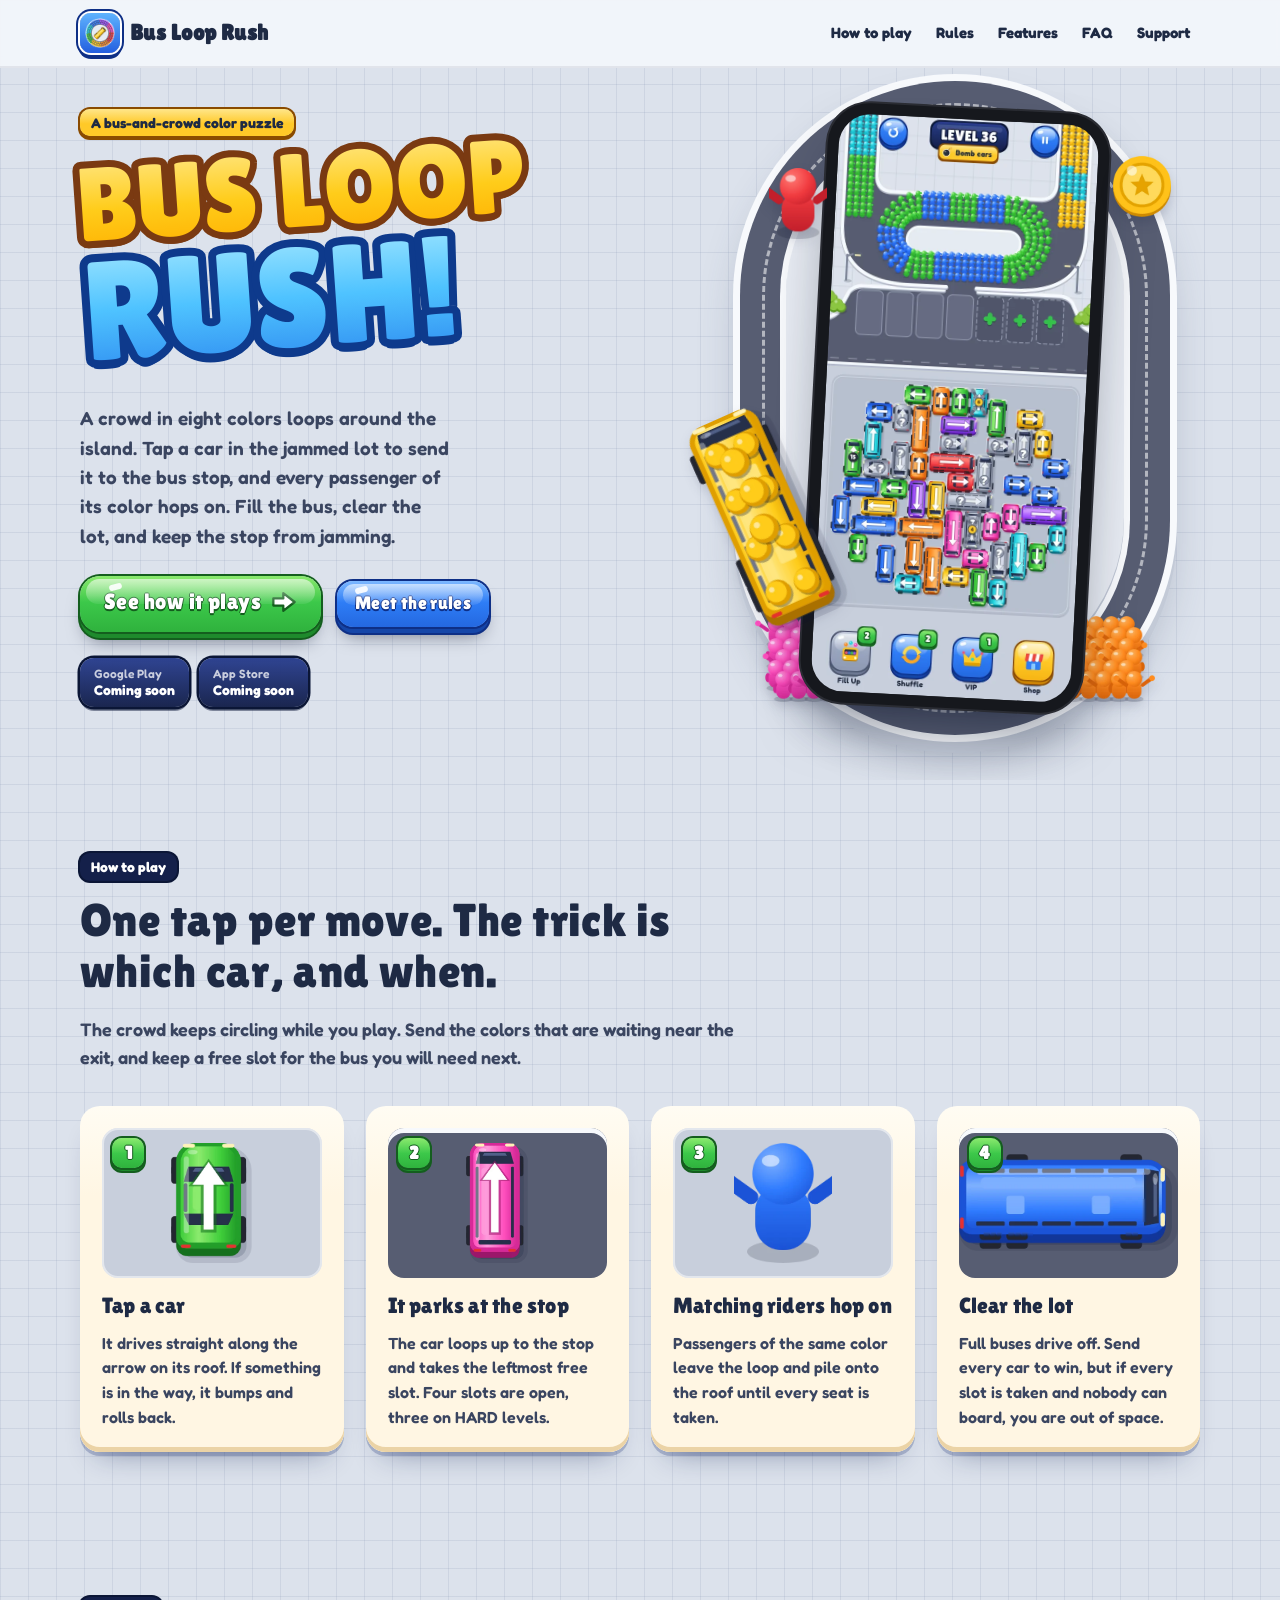
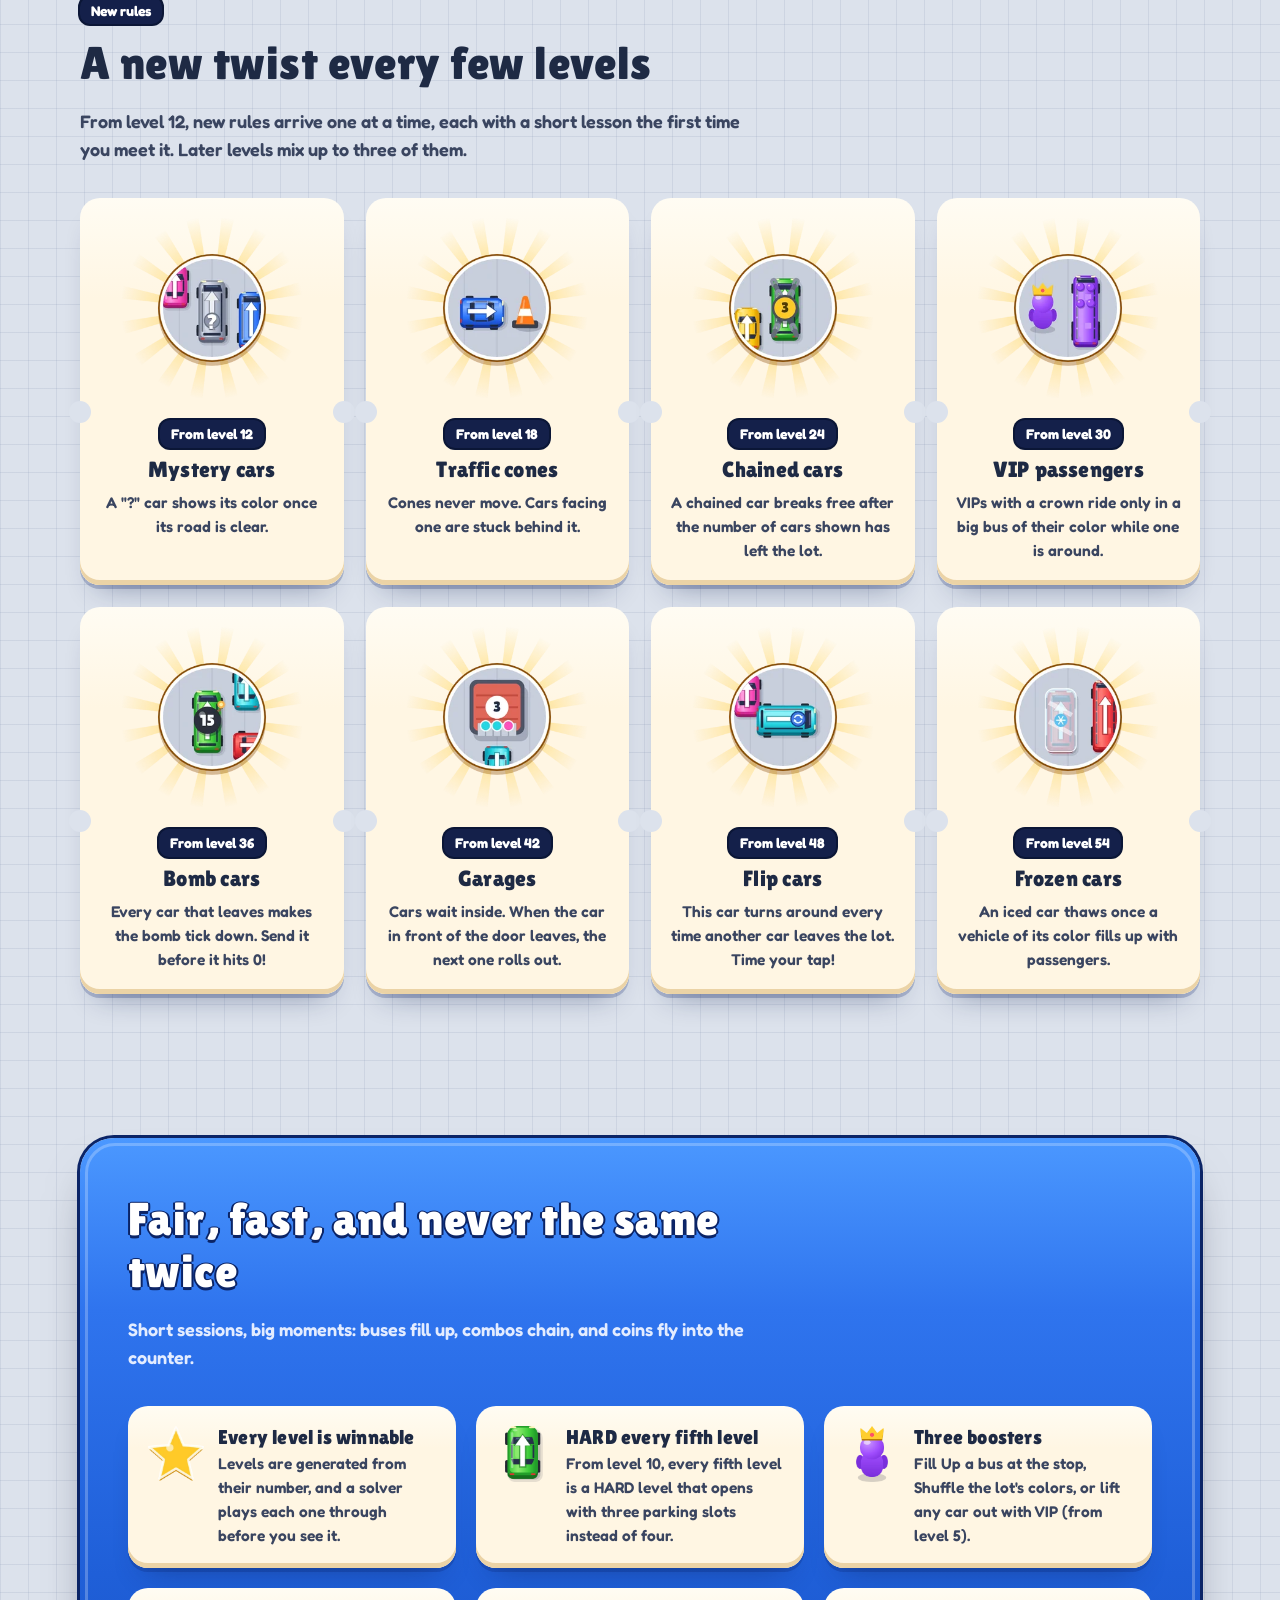
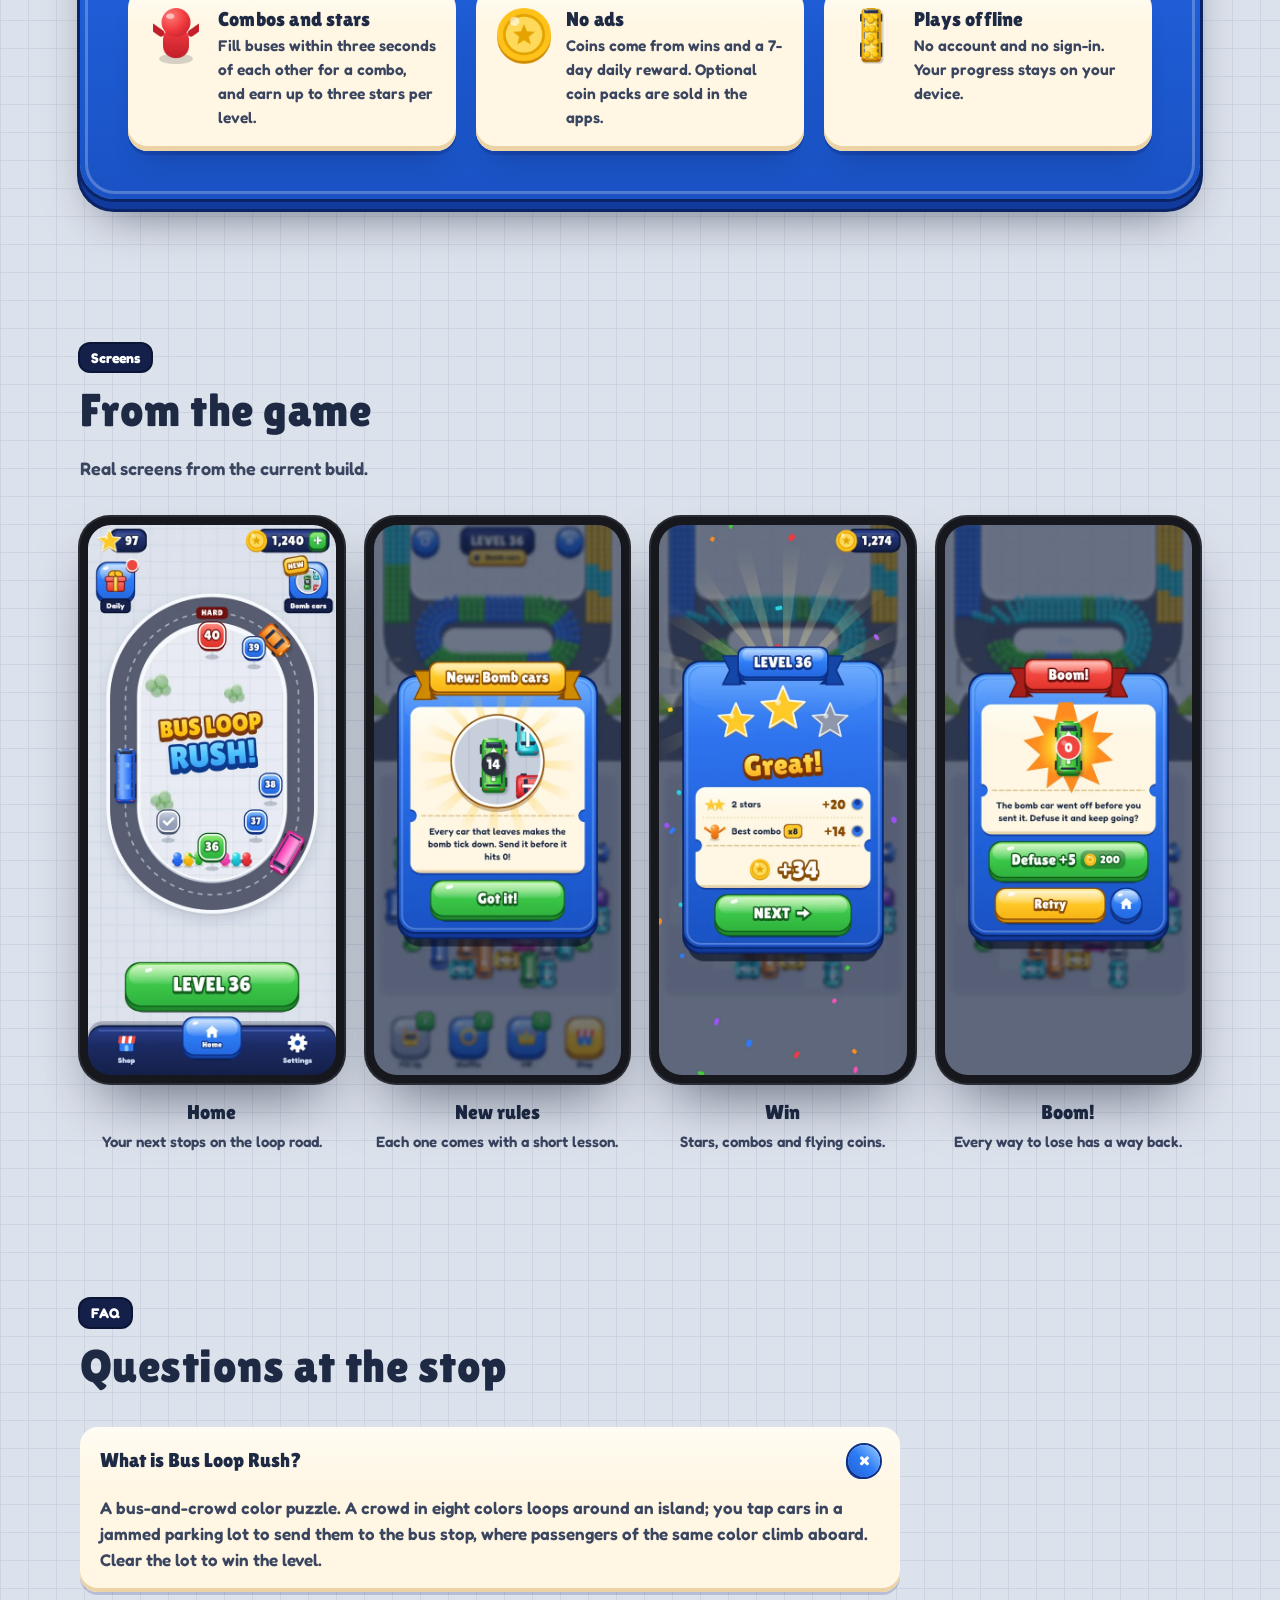
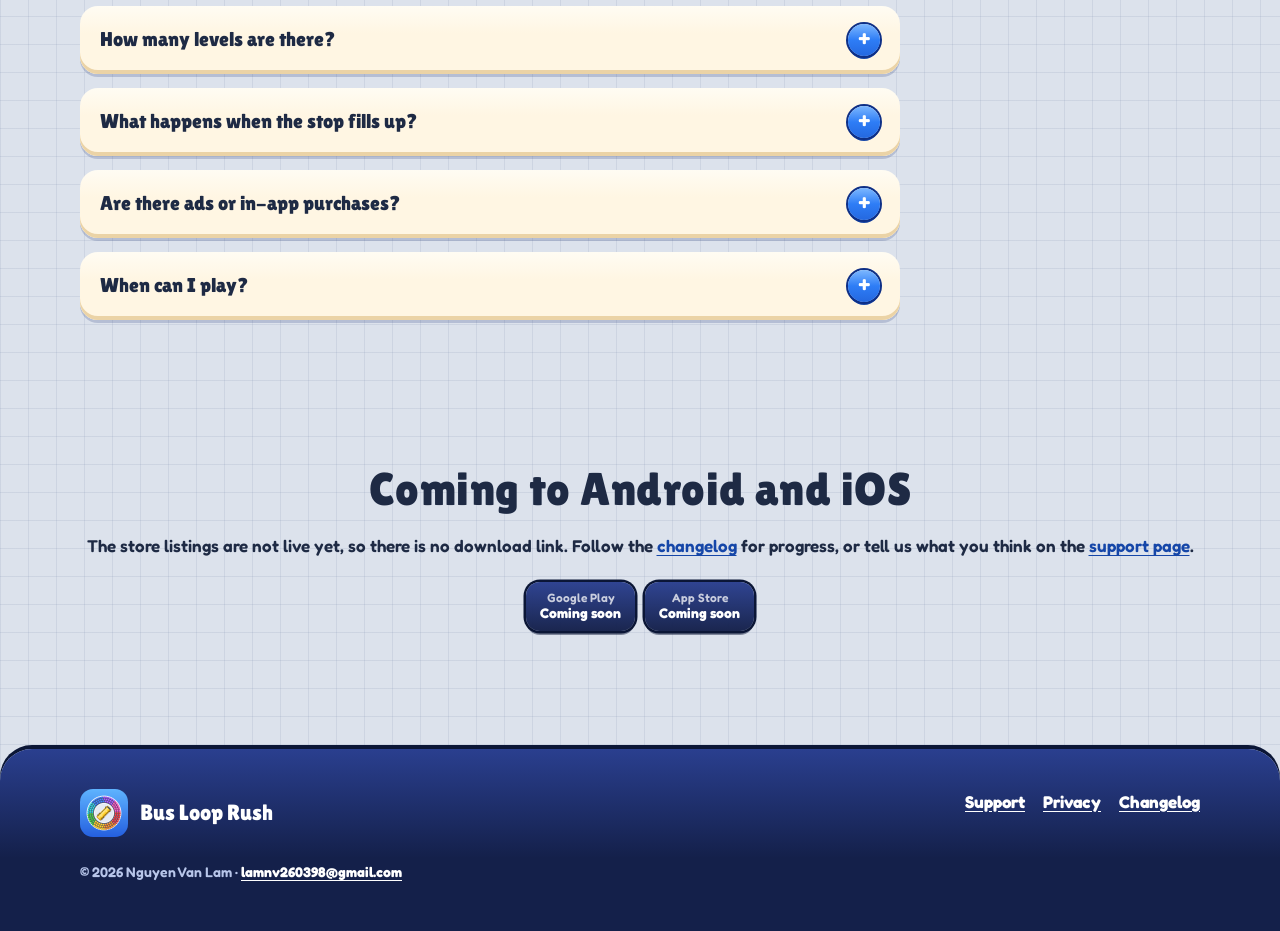
<file: index.html>
<!doctype html>
<html lang="en">
<head>
  <meta charset="utf-8">
  <meta name="viewport" content="width=device-width, initial-scale=1">
  <title>Bus Loop Rush — Send the right bus. Watch the crowd pile in.</title>
  <meta name="description" content="Bus Loop Rush is a bus-and-crowd color puzzle. Tap cars out of a jammed lot, send them to the stop and fill them with passengers of the same color. Coming soon to Android and iOS.">
  <meta name="theme-color" content="#dce2ec">
  <meta name="robots" content="index, follow">
  <link rel="canonical" href="https://buslooprushld.lamnv.com/">
  <meta property="og:type" content="website">
  <meta property="og:site_name" content="Bus Loop Rush">
  <meta property="og:locale" content="en_US">
  <meta property="og:title" content="Bus Loop Rush — Send the right bus. Watch the crowd pile in.">
  <meta property="og:description" content="A bus-and-crowd color puzzle for Android and iOS. Coming soon.">
  <meta property="og:url" content="https://buslooprushld.lamnv.com/">
  <meta property="og:image" content="https://buslooprushld.lamnv.com/assets/social-card.png">
  <meta property="og:image:width" content="1200">
  <meta property="og:image:height" content="630">
  <meta property="og:image:alt" content="The Bus Loop Rush logo next to a phone showing the game: a crowd looping around an island above a parking lot full of cars.">
  <meta name="twitter:card" content="summary_large_image">
  <meta name="twitter:title" content="Bus Loop Rush — Send the right bus. Watch the crowd pile in.">
  <meta name="twitter:description" content="A bus-and-crowd color puzzle for Android and iOS. Coming soon.">
  <meta name="twitter:image" content="https://buslooprushld.lamnv.com/assets/social-card.png">
  <link rel="icon" href="assets/img/favicon-32.png" type="image/png" sizes="32x32">
  <link rel="icon" href="assets/img/favicon-192.png" type="image/png" sizes="192x192">
  <link rel="apple-touch-icon" href="assets/img/apple-touch-icon.png">
  <link rel="preload" href="assets/fonts/lilita-one-latin.woff2" as="font" type="font/woff2" crossorigin>
  <link rel="stylesheet" href="styles.css">
  <script type="application/ld+json">
  {
    "@context": "https://schema.org",
    "@graph": [
      {
        "@type": "VideoGame",
        "@id": "https://buslooprushld.lamnv.com/#game",
        "name": "Bus Loop Rush",
        "description": "A bus-and-crowd color puzzle. A crowd in eight colors loops around an island; tap cars out of a jammed parking lot to send them to the bus stop, where passengers of the same color climb aboard.",
        "url": "https://buslooprushld.lamnv.com/",
        "image": "https://buslooprushld.lamnv.com/assets/social-card.png",
        "genre": ["Puzzle", "Casual"],
        "gamePlatform": ["Android", "iOS"],
        "operatingSystem": ["Android", "iOS"],
        "applicationCategory": "Game",
        "inLanguage": "en",
        "author": {"@type": "Person", "name": "Nguyen Van Lam"}
      },
      {
        "@type": "FAQPage",
        "@id": "https://buslooprushld.lamnv.com/#faq",
        "inLanguage": "en",
        "mainEntity": [
          {
            "@type": "Question",
            "name": "What is Bus Loop Rush?",
            "acceptedAnswer": {"@type": "Answer", "text": "A bus-and-crowd color puzzle. A crowd in eight colors loops around an island; you tap cars in a jammed parking lot to send them to the bus stop, where passengers of the same color climb aboard. Clear the lot to win the level."}
          },
          {
            "@type": "Question",
            "name": "How many levels are there?",
            "acceptedAnswer": {"@type": "Answer", "text": "There is no fixed end. Levels are generated from their number, and every level is played through by a solver before you see it. New rules arrive at levels 12, 18, 24, 30, 36, 42, 48 and 54, and later levels mix up to three of them."}
          },
          {
            "@type": "Question",
            "name": "What happens when the stop fills up?",
            "acceptedAnswer": {"@type": "Answer", "text": "If every open slot is taken and nobody can board, you are out of space: open one more slot for 200 coins, retry, or go home. A bomb that reaches zero, or a lot where nothing can move, also ends the run, each with its own way to keep going."}
          },
          {
            "@type": "Question",
            "name": "Are there ads or in-app purchases?",
            "acceptedAnswer": {"@type": "Answer", "text": "There are no ads. Coins come from winning levels and from a 7-day daily reward. Optional coin packs can be bought in the Android and iOS apps."}
          },
          {
            "@type": "Question",
            "name": "When can I play?",
            "acceptedAnswer": {"@type": "Answer", "text": "Bus Loop Rush is in development for Android and iOS. Both store listings are coming soon; no release date has been announced."}
          }
        ]
      }
    ]
  }
  </script>
</head>
<body>
<a class="skip-link" href="#main-content">Skip to content</a>
<header class="site-header">
  <div class="wrap nav-shell">
    <a class="brand" href="./" aria-label="Bus Loop Rush home"><img src="assets/img/favicon-192.png" width="40" height="40" alt=""><span class="brand-name">Bus Loop Rush</span></a>
    <nav class="primary-nav" aria-label="Primary navigation">
      <a href="#how-to-play">How to play</a><a href="#rules">Rules</a><a href="#features">Features</a><a href="#faq">FAQ</a><a href="support/">Support</a>
    </nav>
  </div>
</header>

<main id="main-content">
  <section class="hero" aria-labelledby="hero-title">
    <div class="wrap hero-grid">
      <div class="hero-copy">
        <p class="eyebrow"><span class="chip">A bus-and-crowd color puzzle</span></p>
        <h1 class="wordmark" id="hero-title"><span class="wm-line wm-1" data-text="Bus Loop"><span class="wm-fill">Bus Loop</span></span> <span class="wm-line wm-2" data-text="Rush!"><span class="wm-fill">Rush!</span></span></h1>
        <p class="hero-lede">A crowd in eight colors loops around the island. Tap a car in the jammed lot to send it to the bus stop, and every passenger of its color hops on. Fill the bus, clear the lot, and keep the stop from jamming.</p>
        <div class="hero-actions">
          <a class="jewel" href="#how-to-play">See how it plays <svg class="arrow" viewBox="0 0 36 31" aria-hidden="true"><path d="M3 10.5H17V3L33 15.5L17 28V20.5H3Z" fill="#fff" stroke="#145e1e" stroke-width="3.2" stroke-linejoin="round"/></svg></a>
          <a class="jewel jewel--sky jewel--small" href="#rules">Meet the rules</a>
        </div>
        <div class="store-status" role="list" aria-label="Release status">
          <span class="plate" role="listitem"><span><small>Google Play</small><strong>Coming soon</strong></span></span>
          <span class="plate" role="listitem"><span><small>App Store</small><strong>Coming soon</strong></span></span>
        </div>
      </div>
      <div class="hero-visual">
        <div class="loop-road" aria-hidden="true"></div>
        <div class="phone phone--tilt"><img src="assets/img/shot-play.webp" width="540" height="1200" fetchpriority="high" alt="Bus Loop Rush gameplay at level 36: the crowd loops around the island above the bus stop, and the parking lot below is packed with cars, each with an arrow on its roof."></div>
        <img class="sprite sprite--cheer" src="assets/img/person-red-cheer.webp" width="240" height="295" alt="">
        <img class="sprite sprite--coin" src="assets/img/icon-coin.webp" width="154" height="162" alt="">
        <img class="sprite sprite--bus" src="assets/img/bus-yellow-full.webp" width="240" height="578" alt="">
        <img class="sprite sprite--crowd" src="assets/img/crowd-blocks.webp" width="944" height="204" alt="">
      </div>
    </div>
  </section>

  <section class="section" id="how-to-play" aria-labelledby="how-title">
    <div class="wrap">
      <div class="section-head">
        <p class="ribbon-title"><span class="chip chip--navy">How to play</span></p>
        <h2 id="how-title">One tap per move. The trick is which car, and when.</h2>
        <p>The crowd keeps circling while you play. Send the colors that are waiting near the exit, and keep a free slot for the bus you will need next.</p>
      </div>
      <ol class="steps">
        <li class="step ticket">
          <div class="step-art"><span class="step-num" aria-hidden="true">1</span><img src="assets/img/car-green.webp" width="240" height="354" alt="A green car with a white arrow on its roof." loading="lazy"></div>
          <h3>Tap a car</h3>
          <p>It drives straight along the arrow on its roof. If something is in the way, it bumps and rolls back.</p>
        </li>
        <li class="step ticket">
          <div class="step-art step-art--asphalt"><span class="step-num" aria-hidden="true">2</span><img src="assets/img/van-pink.webp" width="240" height="466" alt="A pink van parked at the bus stop." loading="lazy"></div>
          <h3>It parks at the stop</h3>
          <p>The car loops up to the stop and takes the leftmost free slot. Four slots are open, three on HARD levels.</p>
        </li>
        <li class="step ticket">
          <div class="step-art"><span class="step-num" aria-hidden="true">3</span><img src="assets/img/person-blue-cheer.webp" width="240" height="295" alt="A cheering passenger." loading="lazy"></div>
          <h3>Matching riders hop on</h3>
          <p>Passengers of the same color leave the loop and pile onto the roof until every seat is taken.</p>
        </li>
        <li class="step ticket">
          <div class="step-art step-art--asphalt"><span class="step-num" aria-hidden="true">4</span><img src="assets/img/bus-blue-right.webp" width="568" height="251" alt="A full blue bus driving away." loading="lazy"></div>
          <h3>Clear the lot</h3>
          <p>Full buses drive off. Send every car to win, but if every slot is taken and nobody can board, you are out of space.</p>
        </li>
      </ol>
    </div>
  </section>

  <section class="section" id="rules" aria-labelledby="rules-title">
    <div class="wrap">
      <div class="section-head">
        <p class="ribbon-title"><span class="chip chip--navy">New rules</span></p>
        <h2 id="rules-title">A new twist every few levels</h2>
        <p>From level 12, new rules arrive one at a time, each with a short lesson the first time you meet it. Later levels mix up to three of them.</p>
      </div>
      <div class="rules">
        <article class="rule ticket ticket--tear"><img src="assets/img/rule-mystery.webp" width="320" height="320" alt="A grey car with a question mark between two colored cars." loading="lazy"><span class="chip chip--navy">From level 12</span><h3>Mystery cars</h3><p>A "?" car shows its color once its road is clear.</p></article>
        <article class="rule ticket ticket--tear"><img src="assets/img/rule-cones.webp" width="320" height="320" alt="A blue car facing an orange traffic cone." loading="lazy"><span class="chip chip--navy">From level 18</span><h3>Traffic cones</h3><p>Cones never move. Cars facing one are stuck behind it.</p></article>
        <article class="rule ticket ticket--tear"><img src="assets/img/rule-locks.webp" width="320" height="320" alt="A green car wrapped in chains with the number 3 on it." loading="lazy"><span class="chip chip--navy">From level 24</span><h3>Chained cars</h3><p>A chained car breaks free after the number of cars shown has left the lot.</p></article>
        <article class="rule ticket ticket--tear"><img src="assets/img/rule-vips.webp" width="320" height="320" alt="A purple passenger wearing a crown next to a purple bus." loading="lazy"><span class="chip chip--navy">From level 30</span><h3>VIP passengers</h3><p>VIPs with a crown ride only in a big bus of their color while one is around.</p></article>
        <article class="rule ticket ticket--tear"><img src="assets/img/rule-bombs.webp" width="320" height="320" alt="A green car with a black bomb counter showing 15." loading="lazy"><span class="chip chip--navy">From level 36</span><h3>Bomb cars</h3><p>Every car that leaves makes the bomb tick down. Send it before it hits 0!</p></article>
        <article class="rule ticket ticket--tear"><img src="assets/img/rule-garages.webp" width="320" height="320" alt="A garage with a red roof showing 3 cars waiting inside, and a car at its door." loading="lazy"><span class="chip chip--navy">From level 42</span><h3>Garages</h3><p>Cars wait inside. When the car in front of the door leaves, the next one rolls out.</p></article>
        <article class="rule ticket ticket--tear"><img src="assets/img/rule-flips.webp" width="320" height="320" alt="A cyan van with a turn-around badge on its roof." loading="lazy"><span class="chip chip--navy">From level 48</span><h3>Flip cars</h3><p>This car turns around every time another car leaves the lot. Time your tap!</p></article>
        <article class="rule ticket ticket--tear"><img src="assets/img/rule-frozen.webp" width="320" height="320" alt="A van frozen in a block of ice next to a red bus." loading="lazy"><span class="chip chip--navy">From level 54</span><h3>Frozen cars</h3><p>An iced car thaws once a vehicle of its color fills up with passengers.</p></article>
      </div>
    </div>
  </section>

  <section class="section" id="features" aria-labelledby="features-title">
    <div class="wrap panel">
      <div class="section-head">
        <h2 id="features-title">Fair, fast, and never the same twice</h2>
        <p>Short sessions, big moments: buses fill up, combos chain, and coins fly into the counter.</p>
      </div>
      <div class="features">
        <article class="feature ticket"><img src="assets/img/icon-star.webp" width="176" height="172" alt="" loading="lazy"><div><h3>Every level is winnable</h3><p>Levels are generated from their number, and a solver plays each one through before you see it.</p></div></article>
        <article class="feature ticket"><img src="assets/img/car-green.webp" width="240" height="354" alt="" loading="lazy"><div><h3>HARD every fifth level</h3><p>From level 10, every fifth level is a HARD level that opens with three parking slots instead of four.</p></div></article>
        <article class="feature ticket"><img src="assets/img/person-purple-vip.webp" width="198" height="356" alt="" loading="lazy"><div><h3>Three boosters</h3><p>Fill Up a bus at the stop, Shuffle the lot's colors, or lift any car out with VIP (from level 5).</p></div></article>
        <article class="feature ticket"><img src="assets/img/person-red-cheer.webp" width="240" height="295" alt="" loading="lazy"><div><h3>Combos and stars</h3><p>Fill buses within three seconds of each other for a combo, and earn up to three stars per level.</p></div></article>
        <article class="feature ticket"><img src="assets/img/icon-coin.webp" width="154" height="162" alt="" loading="lazy"><div><h3>No ads</h3><p>Coins come from wins and a 7-day daily reward. Optional coin packs are sold in the apps.</p></div></article>
        <article class="feature ticket"><img src="assets/img/bus-yellow-full.webp" width="240" height="578" alt="" loading="lazy"><div><h3>Plays offline</h3><p>No account and no sign-in. Your progress stays on your device.</p></div></article>
      </div>
    </div>
  </section>

  <section class="section" id="screens" aria-labelledby="screens-title">
    <div class="wrap">
      <div class="section-head">
        <p class="ribbon-title"><span class="chip chip--navy">Screens</span></p>
        <h2 id="screens-title">From the game</h2>
        <p>Real screens from the current build.</p>
      </div>
      <div class="screens">
        <div class="screen"><figure><div class="phone"><img src="assets/img/shot-home.webp" width="540" height="1200" alt="The home screen: a loop road with the next levels as bus stops, level 40 flagged HARD, and a big LEVEL 36 button." loading="lazy"></div><figcaption><strong>Home</strong><span>Your next stops on the loop road.</span></figcaption></figure></div>
        <div class="screen"><figure><div class="phone"><img src="assets/img/shot-new-rule.webp" width="540" height="1200" alt="A popup introducing bomb cars, with a bomb counter on a green car." loading="lazy"></div><figcaption><strong>New rules</strong><span>Each one comes with a short lesson.</span></figcaption></figure></div>
        <div class="screen"><figure><div class="phone"><img src="assets/img/shot-win.webp" width="540" height="1200" alt="The win screen for level 36: two of three stars, Great!, and a ticket adding up 34 coins." loading="lazy"></div><figcaption><strong>Win</strong><span>Stars, combos and flying coins.</span></figcaption></figure></div>
        <div class="screen"><figure><div class="phone"><img src="assets/img/shot-boom.webp" width="540" height="1200" alt="The Boom! screen after a bomb car went off, offering to defuse it, retry or go home." loading="lazy"></div><figcaption><strong>Boom!</strong><span>Every way to lose has a way back.</span></figcaption></figure></div>
      </div>
    </div>
  </section>

  <section class="section" id="faq" aria-labelledby="faq-title">
    <div class="wrap">
      <div class="section-head">
        <p class="ribbon-title"><span class="chip chip--navy">FAQ</span></p>
        <h2 id="faq-title">Questions at the stop</h2>
      </div>
      <div class="faq">
        <details open><summary><span>What is Bus Loop Rush?</span><b aria-hidden="true">+</b></summary><p>A bus-and-crowd color puzzle. A crowd in eight colors loops around an island; you tap cars in a jammed parking lot to send them to the bus stop, where passengers of the same color climb aboard. Clear the lot to win the level.</p></details>
        <details><summary><span>How many levels are there?</span><b aria-hidden="true">+</b></summary><p>There is no fixed end. Levels are generated from their number, and every level is played through by a solver before you see it. New rules arrive at levels 12, 18, 24, 30, 36, 42, 48 and 54, and later levels mix up to three of them.</p></details>
        <details><summary><span>What happens when the stop fills up?</span><b aria-hidden="true">+</b></summary><p>If every open slot is taken and nobody can board, you are out of space: open one more slot for 200 coins, retry, or go home. A bomb that reaches zero, or a lot where nothing can move, also ends the run, each with its own way to keep going.</p></details>
        <details><summary><span>Are there ads or in-app purchases?</span><b aria-hidden="true">+</b></summary><p>There are no ads. Coins come from winning levels and from a 7-day daily reward. Optional coin packs can be bought in the Android and iOS apps.</p></details>
        <details><summary><span>When can I play?</span><b aria-hidden="true">+</b></summary><p>Bus Loop Rush is in development for Android and iOS. Both store listings are coming soon; no release date has been announced.</p></details>
      </div>
    </div>
  </section>

  <section class="section closing" id="release" aria-labelledby="release-title">
    <div class="wrap">
      <h2 id="release-title">Coming to Android and iOS</h2>
      <p>The store listings are not live yet, so there is no download link. Follow the <a href="changelog/">changelog</a> for progress, or tell us what you think on the <a href="support/">support page</a>.</p>
      <div class="store-status" role="list" aria-label="Release status">
        <span class="plate" role="listitem"><span><small>Google Play</small><strong>Coming soon</strong></span></span>
        <span class="plate" role="listitem"><span><small>App Store</small><strong>Coming soon</strong></span></span>
      </div>
    </div>
  </section>
</main>

<footer class="site-footer">
  <div class="wrap footer-grid">
    <div class="footer-brand"><img src="assets/img/favicon-192.png" width="48" height="48" alt=""><strong>Bus Loop Rush</strong></div>
    <nav class="footer-links" aria-label="Footer navigation"><a href="support/">Support</a><a href="privacy/">Privacy</a><a href="changelog/">Changelog</a></nav>
    <p class="footer-note">© 2026 Nguyen Van Lam · <a href="mailto:lamnv260398@gmail.com">lamnv260398@gmail.com</a></p>
  </div>
</footer>
</body>
</html>
</file>
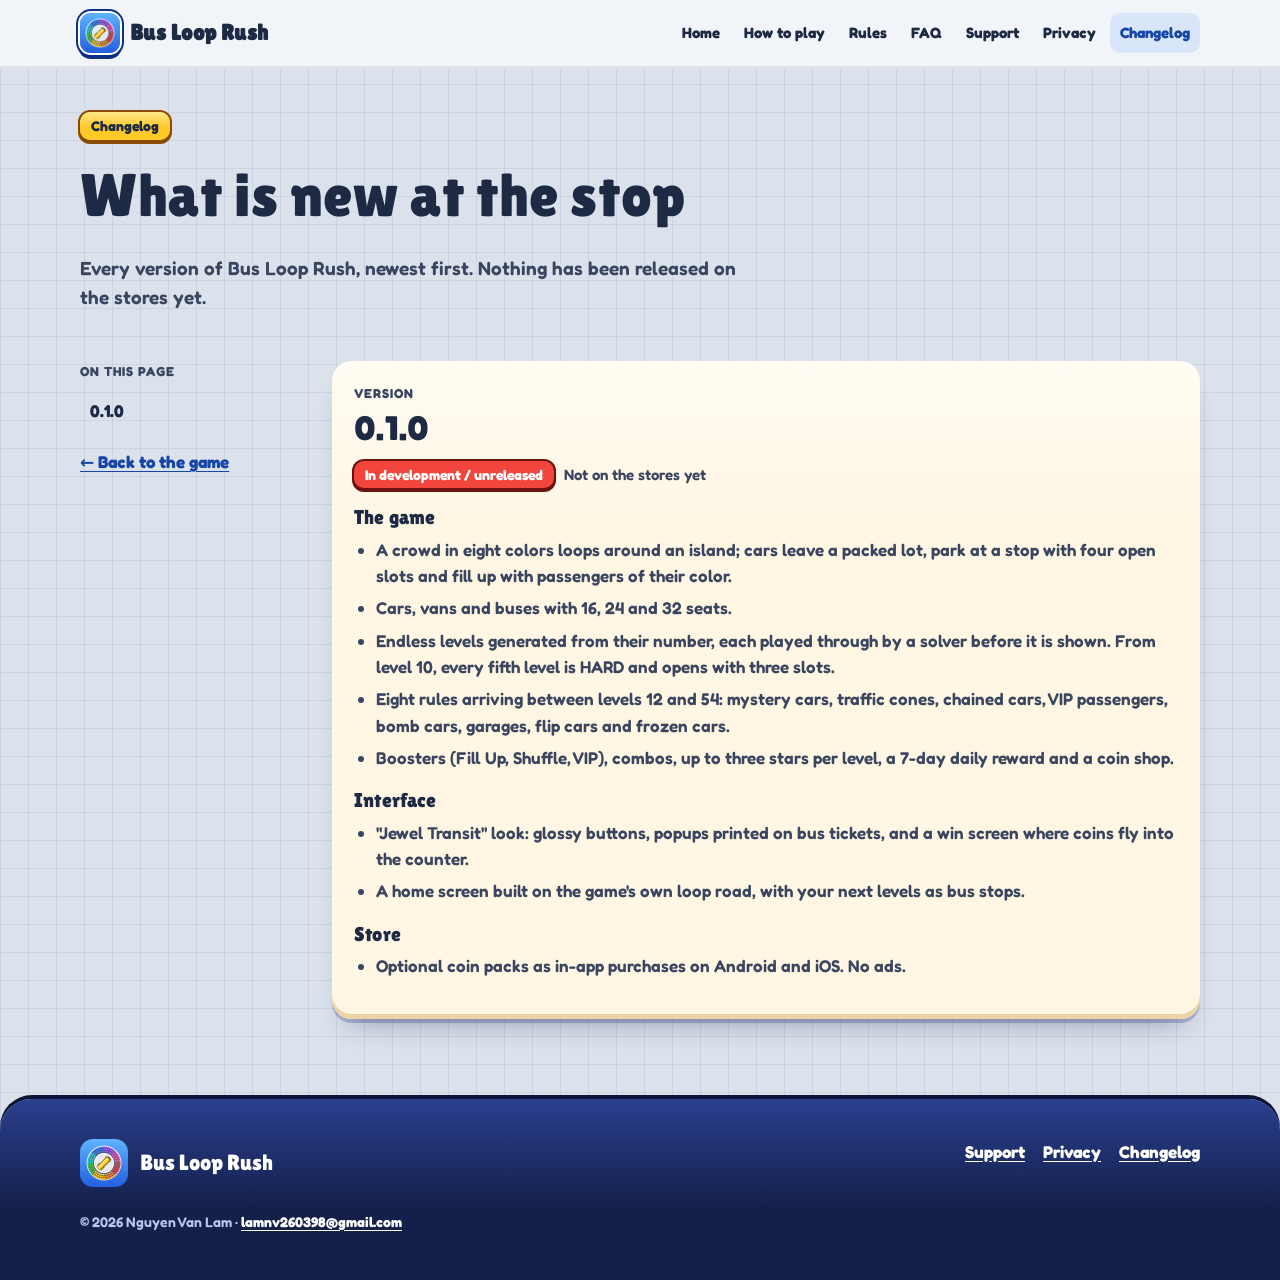
<file: changelog/index.html>
<!doctype html>
<html lang="en">
<head>
  <meta charset="utf-8">
  <meta name="viewport" content="width=device-width, initial-scale=1">
  <title>Changelog — Bus Loop Rush</title>
  <meta name="description" content="What is in Bus Loop Rush so far. Version 0.1.0 is in development and not released yet.">
  <meta name="theme-color" content="#dce2ec">
  <meta name="robots" content="index, follow">
  <link rel="canonical" href="https://buslooprushld.lamnv.com/changelog/">
  <meta property="og:type" content="website">
  <meta property="og:site_name" content="Bus Loop Rush">
  <meta property="og:locale" content="en_US">
  <meta property="og:title" content="Changelog — Bus Loop Rush">
  <meta property="og:description" content="What is in Bus Loop Rush so far. Version 0.1.0 is in development and not released yet.">
  <meta property="og:url" content="https://buslooprushld.lamnv.com/changelog/">
  <meta property="og:image" content="https://buslooprushld.lamnv.com/assets/social-card.png">
  <meta property="og:image:width" content="1200">
  <meta property="og:image:height" content="630">
  <meta name="twitter:card" content="summary_large_image">
  <meta name="twitter:title" content="Changelog — Bus Loop Rush">
  <meta name="twitter:description" content="What is in Bus Loop Rush so far. Version 0.1.0 is in development and not released yet.">
  <meta name="twitter:image" content="https://buslooprushld.lamnv.com/assets/social-card.png">
  <link rel="icon" href="../assets/img/favicon-32.png" type="image/png" sizes="32x32">
  <link rel="icon" href="../assets/img/favicon-192.png" type="image/png" sizes="192x192">
  <link rel="apple-touch-icon" href="../assets/img/apple-touch-icon.png">
  <link rel="stylesheet" href="../styles.css">
  <link rel="stylesheet" href="../documents.css">
  <script type="application/ld+json">
  {"@context": "https://schema.org", "@type": "WebPage", "name": "Changelog — Bus Loop Rush", "description": "What is in Bus Loop Rush so far. Version 0.1.0 is in development and not released yet.", "url": "https://buslooprushld.lamnv.com/changelog/", "inLanguage": "en", "isPartOf": {"@type": "WebSite", "name": "Bus Loop Rush", "url": "https://buslooprushld.lamnv.com/"}}
  </script>
</head>
<body>
<a class="skip-link" href="#main-content">Skip to content</a>
<header class="site-header">
  <div class="wrap nav-shell">
    <a class="brand" href="../" aria-label="Bus Loop Rush home"><img src="../assets/img/favicon-192.png" width="40" height="40" alt=""><span class="brand-name">Bus Loop Rush</span></a>
    <nav class="primary-nav" aria-label="Primary navigation">
      <a href="../">Home</a><a href="../#how-to-play">How to play</a><a href="../#rules">Rules</a><a href="../#faq">FAQ</a><a href="../support/">Support</a><a href="../privacy/">Privacy</a><a href="./" aria-current="page">Changelog</a>
    </nav>
  </div>
</header>

<main id="main-content">
  <section class="doc-hero wrap" aria-labelledby="page-title">
    <p class="eyebrow"><span class="chip">Changelog</span></p>
    <h1 id="page-title">What is new at the stop</h1>
    <p class="doc-lede">Every version of Bus Loop Rush, newest first. Nothing has been released on the stores yet.</p>
  </section>
  <div class="doc-shell wrap">
    <aside class="doc-aside" aria-label="On this page">
      <p class="doc-aside-label">On this page</p>
      <nav><a href="#v0-1-0">0.1.0</a></nav>
      <a class="back-link" href="../">← Back to the game</a>
    </aside>
    <div class="doc-content">
      <section class="doc-section ticket" id="v0-1-0" aria-labelledby="v0-1-0-title">
        <p class="doc-kicker">Version</p>
        <h2 id="v0-1-0-title">0.1.0</h2>
        <div class="release-head"><span class="chip chip--stop">In development / unreleased</span><span class="updated">Not on the stores yet</span></div>
        <h3>The game</h3>
        <ul>
          <li>A crowd in eight colors loops around an island; cars leave a packed lot, park at a stop with four open slots and fill up with passengers of their color.</li>
          <li>Cars, vans and buses with 16, 24 and 32 seats.</li>
          <li>Endless levels generated from their number, each played through by a solver before it is shown. From level 10, every fifth level is HARD and opens with three slots.</li>
          <li>Eight rules arriving between levels 12 and 54: mystery cars, traffic cones, chained cars, VIP passengers, bomb cars, garages, flip cars and frozen cars.</li>
          <li>Boosters (Fill Up, Shuffle, VIP), combos, up to three stars per level, a 7-day daily reward and a coin shop.</li>
        </ul>
        <h3>Interface</h3>
        <ul>
          <li>"Jewel Transit" look: glossy buttons, popups printed on bus tickets, and a win screen where coins fly into the counter.</li>
          <li>A home screen built on the game's own loop road, with your next levels as bus stops.</li>
        </ul>
        <h3>Store</h3>
        <ul>
          <li>Optional coin packs as in-app purchases on Android and iOS. No ads.</li>
        </ul>
      </section>
    </div>
  </div>
</main>

<footer class="site-footer">
  <div class="wrap footer-grid">
    <div class="footer-brand"><img src="../assets/img/favicon-192.png" width="48" height="48" alt=""><strong>Bus Loop Rush</strong></div>
    <nav class="footer-links" aria-label="Footer navigation"><a href="../support/">Support</a><a href="../privacy/">Privacy</a><a href="./">Changelog</a></nav>
    <p class="footer-note">© 2026 Nguyen Van Lam · <a href="mailto:lamnv260398@gmail.com">lamnv260398@gmail.com</a></p>
  </div>
</footer>
</body>
</html>
</file>
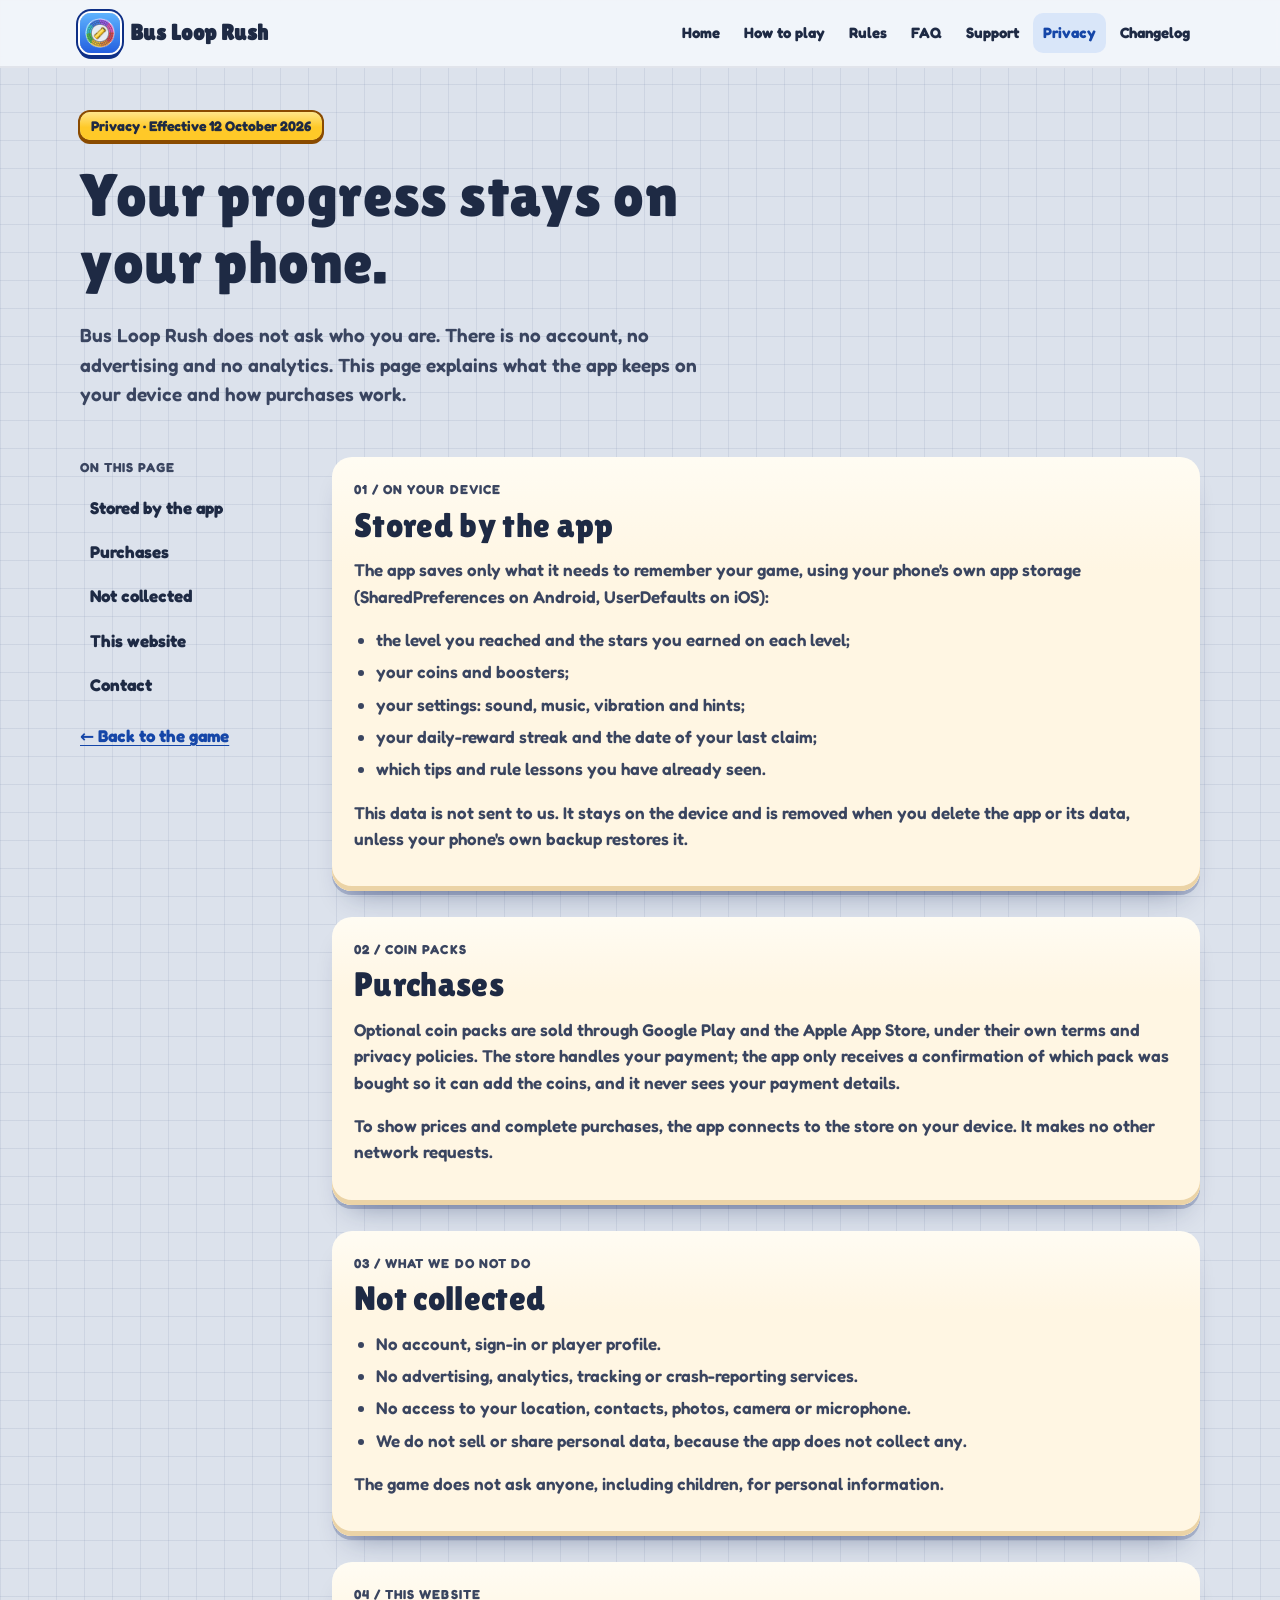
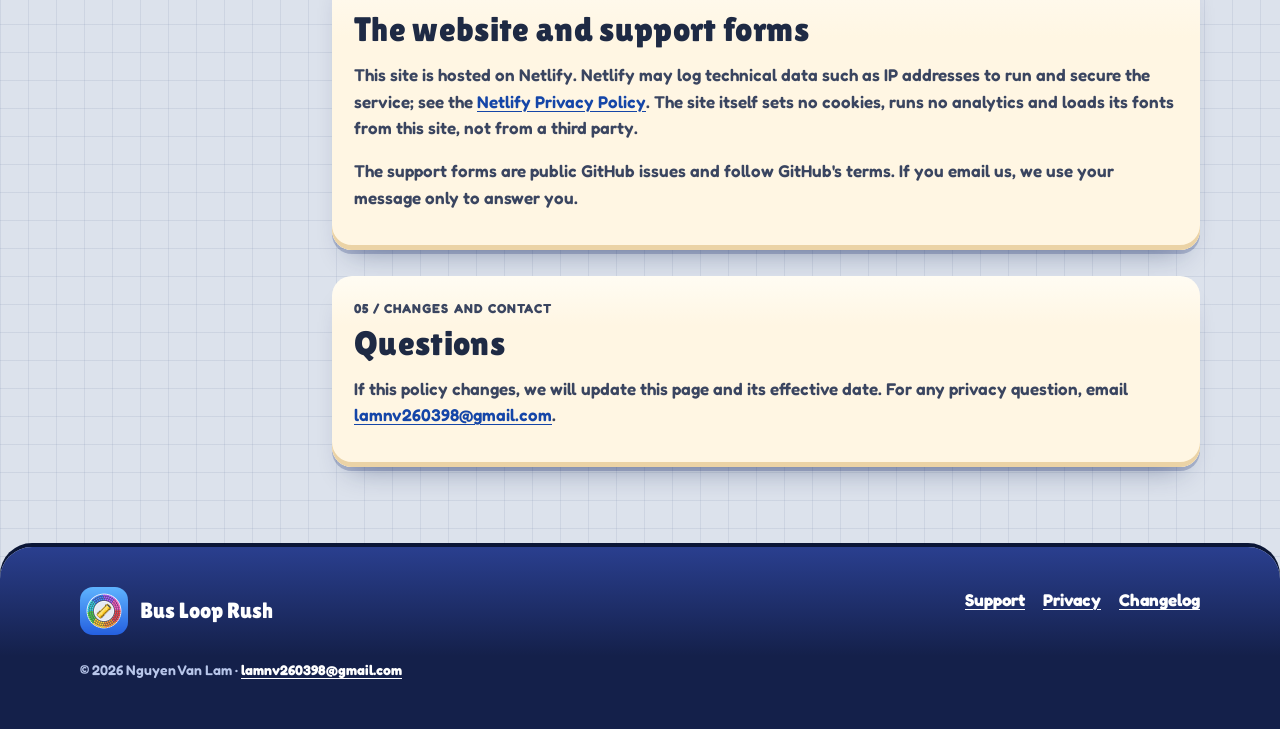
<file: privacy/index.html>
<!doctype html>
<html lang="en">
<head>
  <meta charset="utf-8">
  <meta name="viewport" content="width=device-width, initial-scale=1">
  <title>Privacy — Bus Loop Rush</title>
  <meta name="description" content="What Bus Loop Rush stores, what it does not collect, how coin-pack purchases work, and how to contact us.">
  <meta name="theme-color" content="#dce2ec">
  <meta name="robots" content="index, follow">
  <link rel="canonical" href="https://buslooprushld.lamnv.com/privacy/">
  <meta property="og:type" content="website">
  <meta property="og:site_name" content="Bus Loop Rush">
  <meta property="og:locale" content="en_US">
  <meta property="og:title" content="Privacy — Bus Loop Rush">
  <meta property="og:description" content="What Bus Loop Rush stores, what it does not collect, how coin-pack purchases work, and how to contact us.">
  <meta property="og:url" content="https://buslooprushld.lamnv.com/privacy/">
  <meta property="og:image" content="https://buslooprushld.lamnv.com/assets/social-card.png">
  <meta property="og:image:width" content="1200">
  <meta property="og:image:height" content="630">
  <meta name="twitter:card" content="summary_large_image">
  <meta name="twitter:title" content="Privacy — Bus Loop Rush">
  <meta name="twitter:description" content="What Bus Loop Rush stores, what it does not collect, how coin-pack purchases work, and how to contact us.">
  <meta name="twitter:image" content="https://buslooprushld.lamnv.com/assets/social-card.png">
  <link rel="icon" href="../assets/img/favicon-32.png" type="image/png" sizes="32x32">
  <link rel="icon" href="../assets/img/favicon-192.png" type="image/png" sizes="192x192">
  <link rel="apple-touch-icon" href="../assets/img/apple-touch-icon.png">
  <link rel="stylesheet" href="../styles.css">
  <link rel="stylesheet" href="../documents.css">
  <script type="application/ld+json">
  {"@context": "https://schema.org", "@type": "WebPage", "name": "Privacy — Bus Loop Rush", "description": "What Bus Loop Rush stores, what it does not collect, how coin-pack purchases work, and how to contact us.", "url": "https://buslooprushld.lamnv.com/privacy/", "inLanguage": "en", "isPartOf": {"@type": "WebSite", "name": "Bus Loop Rush", "url": "https://buslooprushld.lamnv.com/"}}
  </script>
</head>
<body>
<a class="skip-link" href="#main-content">Skip to content</a>
<header class="site-header">
  <div class="wrap nav-shell">
    <a class="brand" href="../" aria-label="Bus Loop Rush home"><img src="../assets/img/favicon-192.png" width="40" height="40" alt=""><span class="brand-name">Bus Loop Rush</span></a>
    <nav class="primary-nav" aria-label="Primary navigation">
      <a href="../">Home</a><a href="../#how-to-play">How to play</a><a href="../#rules">Rules</a><a href="../#faq">FAQ</a><a href="../support/">Support</a><a href="./" aria-current="page">Privacy</a><a href="../changelog/">Changelog</a>
    </nav>
  </div>
</header>

<main id="main-content">
  <section class="doc-hero wrap" aria-labelledby="page-title">
    <p class="eyebrow"><span class="chip">Privacy · Effective 12 October 2026</span></p>
    <h1 id="page-title">Your progress stays on your phone.</h1>
    <p class="doc-lede">Bus Loop Rush does not ask who you are. There is no account, no advertising and no analytics. This page explains what the app keeps on your device and how purchases work.</p>
  </section>
  <div class="doc-shell wrap">
    <aside class="doc-aside" aria-label="On this page">
      <p class="doc-aside-label">On this page</p>
      <nav><a href="#stored">Stored by the app</a><a href="#purchases">Purchases</a><a href="#not-collected">Not collected</a><a href="#website">This website</a><a href="#contact">Contact</a></nav>
      <a class="back-link" href="../">← Back to the game</a>
    </aside>
    <div class="doc-content">
      <section class="doc-section ticket" id="stored" aria-labelledby="stored-title">
        <p class="doc-kicker">01 / On your device</p>
        <h2 id="stored-title">Stored by the app</h2>
        <p>The app saves only what it needs to remember your game, using your phone's own app storage (SharedPreferences on Android, UserDefaults on iOS):</p>
        <ul>
          <li>the level you reached and the stars you earned on each level;</li>
          <li>your coins and boosters;</li>
          <li>your settings: sound, music, vibration and hints;</li>
          <li>your daily-reward streak and the date of your last claim;</li>
          <li>which tips and rule lessons you have already seen.</li>
        </ul>
        <p>This data is not sent to us. It stays on the device and is removed when you delete the app or its data, unless your phone's own backup restores it.</p>
      </section>
      <section class="doc-section ticket" id="purchases" aria-labelledby="purchases-title">
        <p class="doc-kicker">02 / Coin packs</p>
        <h2 id="purchases-title">Purchases</h2>
        <p>Optional coin packs are sold through Google Play and the Apple App Store, under their own terms and privacy policies. The store handles your payment; the app only receives a confirmation of which pack was bought so it can add the coins, and it never sees your payment details.</p>
        <p>To show prices and complete purchases, the app connects to the store on your device. It makes no other network requests.</p>
      </section>
      <section class="doc-section ticket" id="not-collected" aria-labelledby="not-collected-title">
        <p class="doc-kicker">03 / What we do not do</p>
        <h2 id="not-collected-title">Not collected</h2>
        <ul>
          <li>No account, sign-in or player profile.</li>
          <li>No advertising, analytics, tracking or crash-reporting services.</li>
          <li>No access to your location, contacts, photos, camera or microphone.</li>
          <li>We do not sell or share personal data, because the app does not collect any.</li>
        </ul>
        <p>The game does not ask anyone, including children, for personal information.</p>
      </section>
      <section class="doc-section ticket" id="website" aria-labelledby="website-title">
        <p class="doc-kicker">04 / This website</p>
        <h2 id="website-title">The website and support forms</h2>
        <p>This site is hosted on Netlify. Netlify may log technical data such as IP addresses to run and secure the service; see the <a href="https://www.netlify.com/privacy/" rel="noopener">Netlify Privacy Policy</a>. The site itself sets no cookies, runs no analytics and loads its fonts from this site, not from a third party.</p>
        <p>The support forms are public GitHub issues and follow GitHub's terms. If you email us, we use your message only to answer you.</p>
      </section>
      <section class="doc-section ticket" id="contact" aria-labelledby="contact-title">
        <p class="doc-kicker">05 / Changes and contact</p>
        <h2 id="contact-title">Questions</h2>
        <p>If this policy changes, we will update this page and its effective date. For any privacy question, email <a href="mailto:lamnv260398@gmail.com">lamnv260398@gmail.com</a>.</p>
      </section>
    </div>
  </div>
</main>

<footer class="site-footer">
  <div class="wrap footer-grid">
    <div class="footer-brand"><img src="../assets/img/favicon-192.png" width="48" height="48" alt=""><strong>Bus Loop Rush</strong></div>
    <nav class="footer-links" aria-label="Footer navigation"><a href="../support/">Support</a><a href="./">Privacy</a><a href="../changelog/">Changelog</a></nav>
    <p class="footer-note">© 2026 Nguyen Van Lam · <a href="mailto:lamnv260398@gmail.com">lamnv260398@gmail.com</a></p>
  </div>
</footer>
</body>
</html>
</file>
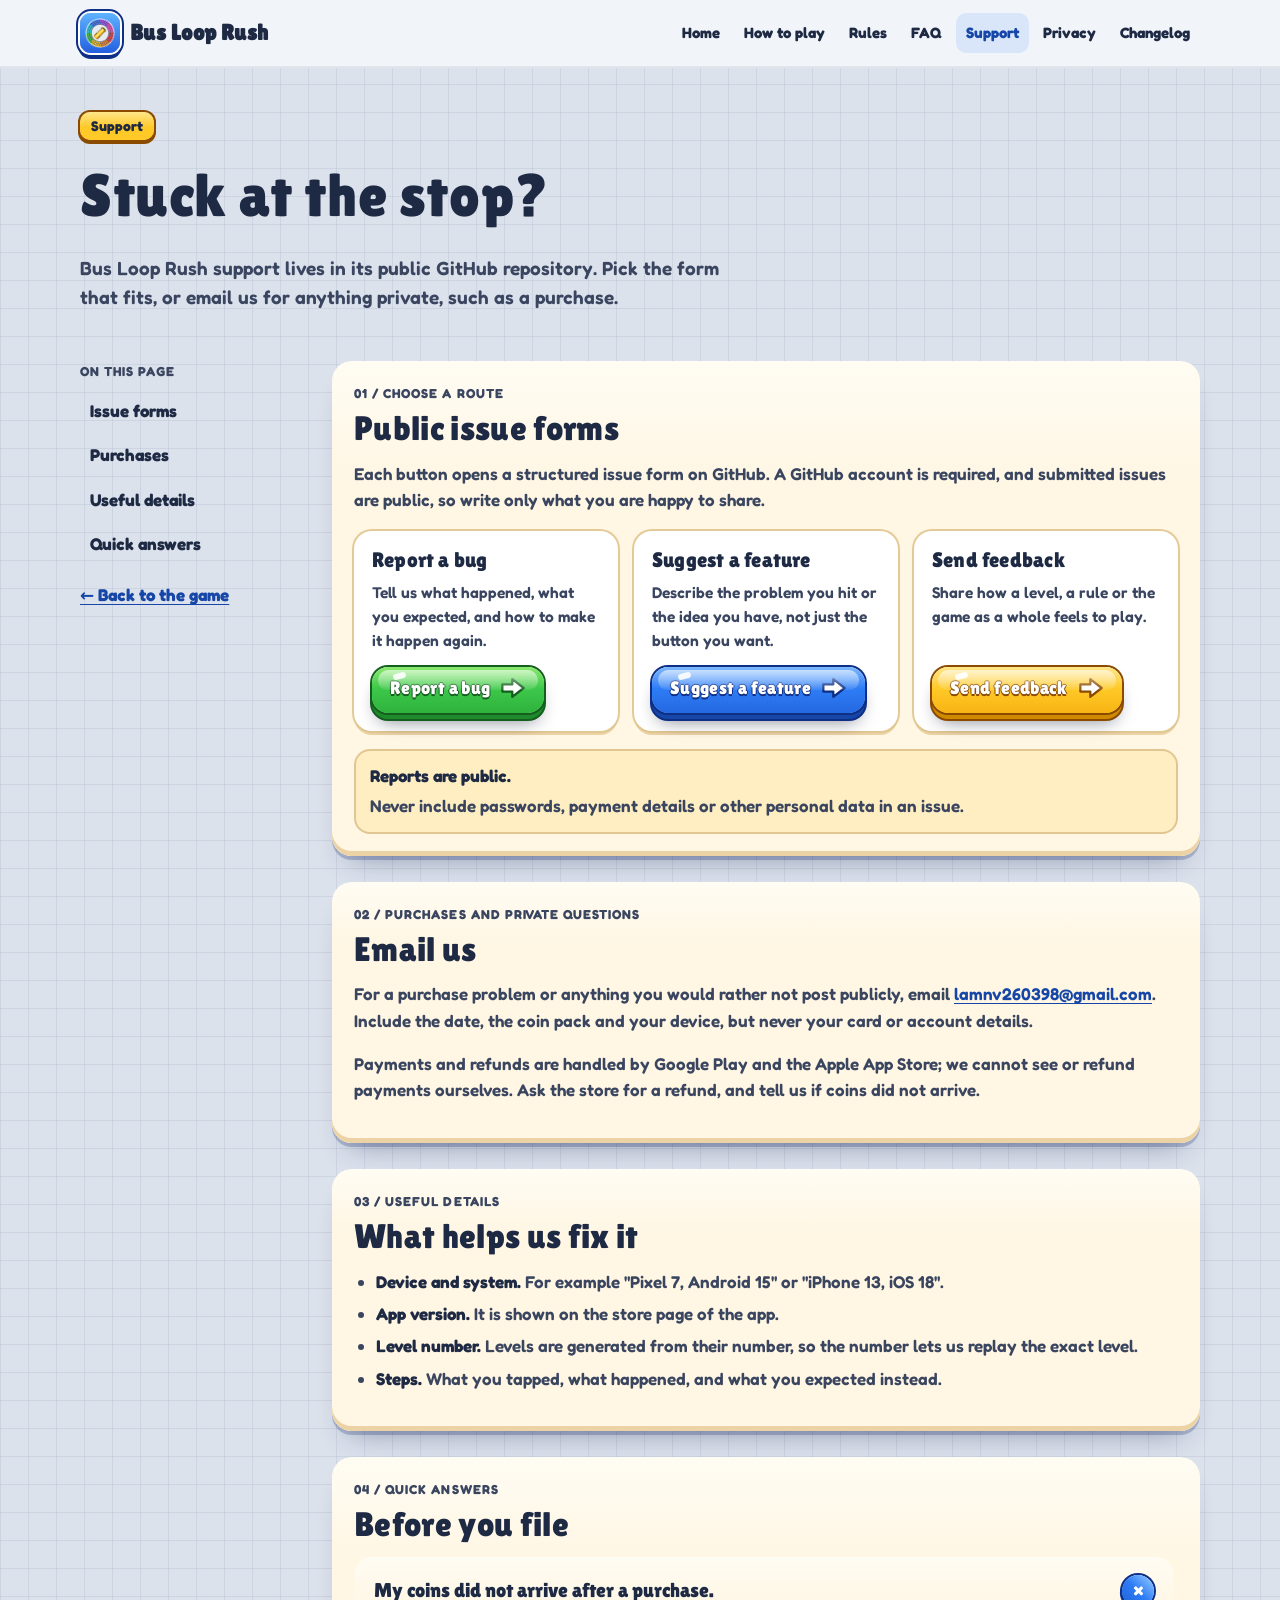
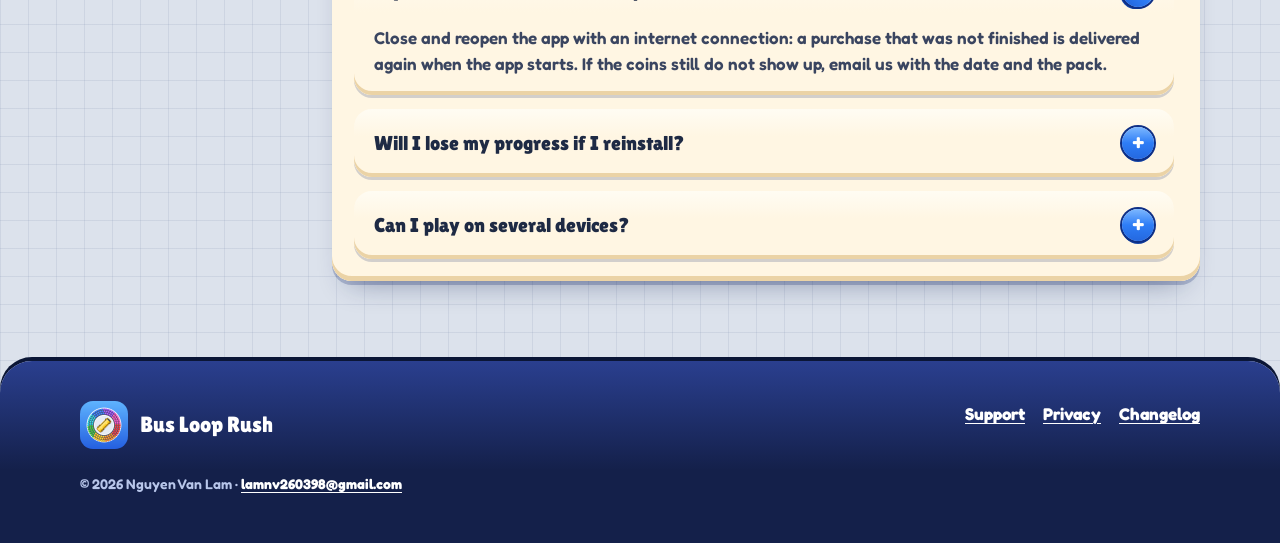
<file: support/index.html>
<!doctype html>
<html lang="en">
<head>
  <meta charset="utf-8">
  <meta name="viewport" content="width=device-width, initial-scale=1">
  <title>Support — Bus Loop Rush</title>
  <meta name="description" content="Report a bug, suggest a feature or send feedback about Bus Loop Rush, or email us about a purchase.">
  <meta name="theme-color" content="#dce2ec">
  <meta name="robots" content="index, follow">
  <link rel="canonical" href="https://buslooprushld.lamnv.com/support/">
  <meta property="og:type" content="website">
  <meta property="og:site_name" content="Bus Loop Rush">
  <meta property="og:locale" content="en_US">
  <meta property="og:title" content="Support — Bus Loop Rush">
  <meta property="og:description" content="Report a bug, suggest a feature or send feedback about Bus Loop Rush, or email us about a purchase.">
  <meta property="og:url" content="https://buslooprushld.lamnv.com/support/">
  <meta property="og:image" content="https://buslooprushld.lamnv.com/assets/social-card.png">
  <meta property="og:image:width" content="1200">
  <meta property="og:image:height" content="630">
  <meta name="twitter:card" content="summary_large_image">
  <meta name="twitter:title" content="Support — Bus Loop Rush">
  <meta name="twitter:description" content="Report a bug, suggest a feature or send feedback about Bus Loop Rush, or email us about a purchase.">
  <meta name="twitter:image" content="https://buslooprushld.lamnv.com/assets/social-card.png">
  <link rel="icon" href="../assets/img/favicon-32.png" type="image/png" sizes="32x32">
  <link rel="icon" href="../assets/img/favicon-192.png" type="image/png" sizes="192x192">
  <link rel="apple-touch-icon" href="../assets/img/apple-touch-icon.png">
  <link rel="stylesheet" href="../styles.css">
  <link rel="stylesheet" href="../documents.css">
  <script type="application/ld+json">
  {"@context": "https://schema.org", "@type": "WebPage", "name": "Support — Bus Loop Rush", "description": "Report a bug, suggest a feature or send feedback about Bus Loop Rush, or email us about a purchase.", "url": "https://buslooprushld.lamnv.com/support/", "inLanguage": "en", "isPartOf": {"@type": "WebSite", "name": "Bus Loop Rush", "url": "https://buslooprushld.lamnv.com/"}}
  </script>
</head>
<body>
<a class="skip-link" href="#main-content">Skip to content</a>
<header class="site-header">
  <div class="wrap nav-shell">
    <a class="brand" href="../" aria-label="Bus Loop Rush home"><img src="../assets/img/favicon-192.png" width="40" height="40" alt=""><span class="brand-name">Bus Loop Rush</span></a>
    <nav class="primary-nav" aria-label="Primary navigation">
      <a href="../">Home</a><a href="../#how-to-play">How to play</a><a href="../#rules">Rules</a><a href="../#faq">FAQ</a><a href="./" aria-current="page">Support</a><a href="../privacy/">Privacy</a><a href="../changelog/">Changelog</a>
    </nav>
  </div>
</header>

<main id="main-content">
  <section class="doc-hero wrap" aria-labelledby="page-title">
    <p class="eyebrow"><span class="chip">Support</span></p>
    <h1 id="page-title">Stuck at the stop?</h1>
    <p class="doc-lede">Bus Loop Rush support lives in its public GitHub repository. Pick the form that fits, or email us for anything private, such as a purchase.</p>
  </section>
  <div class="doc-shell wrap">
    <aside class="doc-aside" aria-label="On this page">
      <p class="doc-aside-label">On this page</p>
      <nav><a href="#contact">Issue forms</a><a href="#private">Purchases</a><a href="#details">Useful details</a><a href="#faq">Quick answers</a></nav>
      <a class="back-link" href="../">← Back to the game</a>
    </aside>
    <div class="doc-content">
      <section class="doc-section ticket" id="contact" aria-labelledby="contact-title">
        <p class="doc-kicker">01 / Choose a route</p>
        <h2 id="contact-title">Public issue forms</h2>
        <p>Each button opens a structured issue form on GitHub. A GitHub account is required, and submitted issues are public, so write only what you are happy to share.</p>
        <div class="action-grid">
          <article class="issue-card"><h3>Report a bug</h3><p>Tell us what happened, what you expected, and how to make it happen again.</p><a class="jewel jewel--small" href="https://github.com/nguyenvanlamm/bus-loop-rush-website/issues/new?template=bug_report.yml" rel="noopener">Report a bug <svg class="arrow" viewBox="0 0 36 31" aria-hidden="true"><path d="M3 10.5H17V3L33 15.5L17 28V20.5H3Z" fill="#fff" stroke="#145e1e" stroke-width="3.2" stroke-linejoin="round"/></svg></a></article>
          <article class="issue-card"><h3>Suggest a feature</h3><p>Describe the problem you hit or the idea you have, not just the button you want.</p><a class="jewel jewel--small jewel--sky" href="https://github.com/nguyenvanlamm/bus-loop-rush-website/issues/new?template=feature_request.yml" rel="noopener">Suggest a feature <svg class="arrow" viewBox="0 0 36 31" aria-hidden="true"><path d="M3 10.5H17V3L33 15.5L17 28V20.5H3Z" fill="#fff" stroke="#0e2f86" stroke-width="3.2" stroke-linejoin="round"/></svg></a></article>
          <article class="issue-card"><h3>Send feedback</h3><p>Share how a level, a rule or the game as a whole feels to play.</p><a class="jewel jewel--small jewel--amber" href="https://github.com/nguyenvanlamm/bus-loop-rush-website/issues/new?template=feedback.yml" rel="noopener">Send feedback <svg class="arrow" viewBox="0 0 36 31" aria-hidden="true"><path d="M3 10.5H17V3L33 15.5L17 28V20.5H3Z" fill="#fff" stroke="#8a4b00" stroke-width="3.2" stroke-linejoin="round"/></svg></a></article>
        </div>
        <div class="callout"><strong>Reports are public.</strong><p>Never include passwords, payment details or other personal data in an issue.</p></div>
      </section>
      <section class="doc-section ticket" id="private" aria-labelledby="private-title">
        <p class="doc-kicker">02 / Purchases and private questions</p>
        <h2 id="private-title">Email us</h2>
        <p>For a purchase problem or anything you would rather not post publicly, email <a href="mailto:lamnv260398@gmail.com">lamnv260398@gmail.com</a>. Include the date, the coin pack and your device, but never your card or account details.</p>
        <p>Payments and refunds are handled by Google Play and the Apple App Store; we cannot see or refund payments ourselves. Ask the store for a refund, and tell us if coins did not arrive.</p>
      </section>
      <section class="doc-section ticket" id="details" aria-labelledby="details-title">
        <p class="doc-kicker">03 / Useful details</p>
        <h2 id="details-title">What helps us fix it</h2>
        <ul>
          <li><strong>Device and system.</strong> For example "Pixel 7, Android 15" or "iPhone 13, iOS 18".</li>
          <li><strong>App version.</strong> It is shown on the store page of the app.</li>
          <li><strong>Level number.</strong> Levels are generated from their number, so the number lets us replay the exact level.</li>
          <li><strong>Steps.</strong> What you tapped, what happened, and what you expected instead.</li>
        </ul>
      </section>
      <section class="doc-section ticket" id="faq" aria-labelledby="faq-title">
        <p class="doc-kicker">04 / Quick answers</p>
        <h2 id="faq-title">Before you file</h2>
<div class="faq"><details open><summary><span>My coins did not arrive after a purchase.</span><b aria-hidden="true">+</b></summary><p>Close and reopen the app with an internet connection: a purchase that was not finished is delivered again when the app starts. If the coins still do not show up, email us with the date and the pack.</p></details><details><summary><span>Will I lose my progress if I reinstall?</span><b aria-hidden="true">+</b></summary><p>Progress is saved on your device; the game has no account or cloud save of its own. Your phone's own backup may restore it, but uninstalling usually removes it.</p></details><details><summary><span>Can I play on several devices?</span><b aria-hidden="true">+</b></summary><p>Not with shared progress. Each device keeps its own level, stars and coins.</p></details></div>
      </section>
    </div>
  </div>
</main>

<footer class="site-footer">
  <div class="wrap footer-grid">
    <div class="footer-brand"><img src="../assets/img/favicon-192.png" width="48" height="48" alt=""><strong>Bus Loop Rush</strong></div>
    <nav class="footer-links" aria-label="Footer navigation"><a href="./">Support</a><a href="../privacy/">Privacy</a><a href="../changelog/">Changelog</a></nav>
    <p class="footer-note">© 2026 Nguyen Van Lam · <a href="mailto:lamnv260398@gmail.com">lamnv260398@gmail.com</a></p>
  </div>
</footer>
</body>
</html>
</file>
<file: styles.css>
@import url('assets/fonts/fonts.css');

/* Bus Loop Rush — "Jewel Transit", the game's own UI system on the web:
   plaza ground, jewel buttons on a dark lip, cream bus tickets, navy plates. */
:root {
  --ink: #1e2a44;
  --ink-soft: #3a4560;
  --navy: #14204a;
  --navy-hi: #2a3f8f;
  --navy-rim: #0b1636;
  --rim: #0b2466;
  --panel: #1f5fd8;
  --panel-hi: #4b98ff;
  --panel-lip: #123a9c;
  --go: #3cc84a; --go-hi: #8bea6e; --go-lo: #2fb23d; --go-lip: #1e8a2c; --go-rim: #145e1e;
  --amber: #ffc928; --amber-hi: #ffe68a; --amber-lo: #f7b413; --amber-lip: #d08a00; --amber-rim: #8a4b00;
  --sky: #2e7df6; --sky-hi: #7db8ff; --sky-lo: #2468e0; --sky-lip: #1546a8; --sky-rim: #0e2f86;
  --stop: #f2453d; --stop-rim: #6e1210;
  --ticket: #fff6e3; --ticket-top: #fffcf3; --ticket-edge: #ebd3a6; --ticket-line: #e0c690; --ticket-ink: #8a4b00;
  --plaza: #dce2ec; --plaza-deep: #c8cfdc; --grid: rgba(150, 164, 190, 0.22);
  --asphalt: #575d72; --curb: #f7f9fc;
  --f-word: 'Lilita One', 'Arial Rounded MT Bold', system-ui, sans-serif;
  --f-display: 'Lilita One', 'Arial Rounded MT Bold', system-ui, sans-serif;
  --w-display: 400;
  --f-body: 'Fredoka', system-ui, -apple-system, 'Segoe UI', sans-serif;
  --w-body: 600;
  --wrap: 1120px;
  --gutter: 16px;
  color-scheme: light;
}


*, *::before, *::after { box-sizing: border-box; }
html { scroll-behavior: smooth; -webkit-text-size-adjust: 100%; }
body {
  margin: 0;
  font-family: var(--f-body);
  font-weight: var(--w-body);
  font-size: 17px;
  line-height: 1.55;
  color: var(--ink);
  background-color: var(--plaza);
  background-image:
    linear-gradient(var(--grid) 1.5px, transparent 1.5px),
    linear-gradient(90deg, var(--grid) 1.5px, transparent 1.5px);
  background-size: 28px 28px;
  overflow-x: hidden;
}
img { max-width: 100%; height: auto; display: block; }
a { color: var(--sky-lip); text-underline-offset: 3px; }
a:hover { color: var(--sky); }
:focus-visible { outline: 3px solid var(--amber); outline-offset: 3px; border-radius: 6px; }
h1, h2, h3 { font-family: var(--f-display); font-weight: var(--w-display); line-height: 1.12; margin: 0 0 0.4em; letter-spacing: 0.01em; }
h2 { font-size: clamp(30px, 4.4vw, 46px); }
h3 { font-size: 22px; }
p { margin: 0 0 1em; }
.wrap { width: min(var(--wrap), 100% - 2 * var(--gutter)); margin-inline: auto; }
.skip-link { position: absolute; left: 12px; top: -60px; z-index: 50; background: var(--navy); color: #fff; padding: 10px 14px; border-radius: 10px; font-weight: 700; }
.skip-link:focus { top: 12px; color: #fff; }
.visually-hidden { position: absolute !important; width: 1px; height: 1px; overflow: hidden; clip: rect(0 0 0 0); white-space: nowrap; }

/* Header */
.site-header {
  position: sticky; top: 0; z-index: 30;
  background: rgba(244, 247, 251, 0.92);
  backdrop-filter: saturate(1.2) blur(8px);
  -webkit-backdrop-filter: saturate(1.2) blur(8px);
  border-bottom: 2px solid rgba(30, 42, 68, 0.08);
}
.nav-shell { display: flex; align-items: center; gap: 18px; min-height: 66px; }
.brand { display: inline-flex; align-items: center; gap: 10px; color: var(--ink); text-decoration: none; margin-right: auto; }
.brand:hover { color: var(--ink); }
.brand img { width: 40px; height: 40px; border-radius: 11px; box-shadow: 0 0 0 2px #fff, 0 0 0 4px var(--sky-rim), 0 4px 0 2px var(--sky-rim); }
.brand-name { font-family: var(--f-word); font-size: 22px; letter-spacing: 0.02em; white-space: nowrap; }
.primary-nav { display: flex; gap: 4px; flex-wrap: wrap; }
.primary-nav a { color: var(--ink); text-decoration: none; font-weight: 700; font-size: 15px; padding: 8px 10px; border-radius: 10px; }
.primary-nav a:hover, .primary-nav a[aria-current="page"] { background: rgba(46, 125, 246, 0.12); color: var(--sky-lip); }
@media (max-width: 820px) {
  .primary-nav { display: none; }
}

/* Jewel buttons (the game's one button) */
.jewel {
  --hi: var(--go-hi); --face: var(--go); --lo: var(--go-lo); --lip: var(--go-lip); --rimc: var(--go-rim);
  position: relative; display: inline-flex; align-items: center; justify-content: center; gap: 10px;
  min-height: 56px; padding: 0 24px 4px;
  font-family: var(--f-display); font-weight: var(--w-display); font-size: 22px; letter-spacing: 0.02em;
  color: #fff; text-decoration: none; text-shadow: 0 2px 0 var(--rimc), 0 -1px 0 var(--rimc), 1px 0 0 var(--rimc), -1px 0 0 var(--rimc);
  border-radius: 20px;
  background: linear-gradient(180deg, var(--hi) 0%, var(--face) 47%, var(--lo) 100%);
  box-shadow: 0 0 0 2px var(--rimc), 0 6px 0 var(--lip), 0 6px 0 2px var(--rimc), 0 14px 18px -6px rgba(8, 16, 40, 0.5);
  transition: transform 0.07s ease-out, box-shadow 0.07s ease-out;
  overflow: hidden;
}
.jewel::before {
  content: ''; position: absolute; left: 6px; right: 6px; top: 3px; height: 44%;
  border-radius: 16px 16px 14px 14px;
  background: linear-gradient(180deg, rgba(255, 255, 255, 0.6), rgba(255, 255, 255, 0.08));
  pointer-events: none;
}
.jewel::after { content: ''; position: absolute; left: 12%; top: 13%; width: 13px; height: 6px; border-radius: 6px; background: #fff; opacity: 0.9; transform: rotate(-16deg); }
.jewel:hover { color: #fff; filter: brightness(1.06); }
.jewel:active { transform: translateY(4px); box-shadow: 0 0 0 2px var(--rimc), 0 2px 0 var(--lip), 0 2px 0 2px var(--rimc), 0 4px 6px rgba(8, 16, 40, 0.35); }
.jewel--sky { --hi: var(--sky-hi); --face: var(--sky); --lo: var(--sky-lo); --lip: var(--sky-lip); --rimc: var(--sky-rim); }
.jewel--amber { --hi: var(--amber-hi); --face: var(--amber); --lo: var(--amber-lo); --lip: var(--amber-lip); --rimc: var(--amber-rim); }
.jewel--small { min-height: 46px; font-size: 18px; padding: 0 18px 3px; border-radius: 16px; }
.jewel .arrow { width: 26px; height: 22px; flex: none; }

/* Navy plates and chips */
.plate {
  display: inline-flex; align-items: center; gap: 10px;
  color: #fff; font-weight: 700;
  background: linear-gradient(180deg, rgba(42, 63, 143, 0.97), rgba(20, 32, 74, 0.97));
  border-radius: 14px; padding: 9px 14px;
  box-shadow: 0 0 0 2.5px var(--navy-rim), 0 4px 0 rgba(11, 22, 54, 0.45);
}
.chip {
  display: inline-flex; align-items: center; gap: 6px; font-size: 14px; font-weight: 700; color: var(--ink);
  padding: 3px 11px; border-radius: 10px; background: linear-gradient(180deg, var(--amber-hi), var(--amber) 55%);
  box-shadow: 0 0 0 2px var(--amber-rim), 0 2px 0 2px var(--amber-rim);
}
.chip--navy { color: #fff; background: var(--navy); box-shadow: 0 0 0 2px var(--navy-rim); }
.chip--stop { color: #fff; background: var(--stop); box-shadow: 0 0 0 2px var(--stop-rim), 0 2px 0 2px var(--stop-rim); }

/* Bus ticket cards */
.ticket {
  position: relative; background: linear-gradient(180deg, var(--ticket-top) 0%, var(--ticket) 26%);
  border-radius: 20px; padding: 22px;
  box-shadow: inset 0 -5px 0 var(--ticket-edge), 0 4px 0 rgba(8, 30, 100, 0.22), 0 18px 30px -18px rgba(14, 30, 80, 0.45);
}
.ticket--tear::before, .ticket--tear::after {
  content: ''; position: absolute; top: var(--tear, 50%); width: 22px; height: 22px; margin-top: -11px; border-radius: 50%;
  background: var(--plaza);
}
.ticket--tear::before { left: -11px; }
.ticket--tear::after { right: -11px; }

/* Outlined game wordmark: a stroke layer behind a gradient fill. */
.wordmark { font-family: var(--f-word); font-weight: 400; line-height: 0.92; margin: 0; text-transform: uppercase; transform: rotate(-4deg); transform-origin: left center; }
.wm-line { position: relative; display: block; width: max-content; }
.wm-line::before {
  content: attr(data-text); position: absolute; left: 0; top: 0;
  color: var(--wm-rim); -webkit-text-stroke: var(--wm-stroke) var(--wm-rim);
  text-shadow: 0 var(--wm-drop) 0 var(--wm-rim);
}
.wm-fill { position: relative; background: var(--wm-grad); -webkit-background-clip: text; background-clip: text; color: transparent; }
.wm-1 { --wm-rim: #7a3a12; --wm-stroke: 14px; --wm-drop: 7px; --wm-grad: linear-gradient(180deg, #ffe680 10%, #ffcc1a 55%, #ffb000 95%); font-size: clamp(54px, 9vw, 104px); }
.wm-2 { --wm-rim: #0e3a8c; --wm-stroke: 16px; --wm-drop: 9px; --wm-grad: linear-gradient(180deg, #9be4ff 10%, #4fc3ff 50%, #2e8bf0 95%); font-size: clamp(72px, 12vw, 140px); margin-top: -0.04em; }

/* Hero */
.hero { position: relative; padding: 40px 0 72px; overflow: hidden; }
.hero-grid { display: grid; grid-template-columns: minmax(0, 1.1fr) minmax(0, 0.9fr); gap: 32px; align-items: center; }
.eyebrow { margin-bottom: 22px; }
.hero-lede { font-size: 19px; max-width: 34ch; margin: 26px 0 26px; color: var(--ink-soft); }
.hero-actions { display: flex; flex-wrap: wrap; gap: 14px 16px; align-items: center; margin-bottom: 26px; }
.store-status { display: flex; flex-wrap: wrap; gap: 10px; }
.store-status .plate { font-size: 14px; }
.store-status small { display: block; font-weight: 600; opacity: 0.75; font-size: 12px; line-height: 1.2; }
.store-status strong { display: block; line-height: 1.2; }
.store-glyph { width: 26px; height: 26px; flex: none; }

/* The loop road behind the phone */
.hero-visual { position: relative; display: grid; place-items: center; min-height: 600px; }
.loop-road {
  position: absolute; width: min(430px, 96%); aspect-ratio: 345 / 524; border-radius: 999px;
  background: var(--asphalt);
  box-shadow: 0 0 0 7px var(--curb), 0 11px 0 7px #c3cad7, 0 26px 40px rgba(60, 72, 100, 0.25);
}
.loop-road::before { content: ''; position: absolute; inset: 22px; border-radius: 999px; border: 3px dashed rgba(255, 255, 255, 0.55); }
.loop-road::after { content: ''; position: absolute; inset: 46px; border-radius: 999px; background: #e7ebf2; box-shadow: 0 0 0 6px var(--curb), inset 0 -3px 0 #bfc6d3; }
.phone {
  position: relative; z-index: 2; width: min(282px, 72vw); padding: 11px; border-radius: 42px;
  background: #16181d; box-shadow: 0 0 0 2px #2a2c33, 0 30px 60px -20px rgba(10, 18, 40, 0.6);
}
.phone img { border-radius: 32px; width: 100%; aspect-ratio: 540 / 1200; object-fit: cover; background: var(--plaza-deep); }
.phone--tilt { transform: rotate(3deg); animation: float 6s ease-in-out infinite; }
.sprite { position: absolute; z-index: 3; pointer-events: none; filter: drop-shadow(0 6px 6px rgba(20, 30, 60, 0.18)); }
.sprite--bus { width: 92px; left: 2%; bottom: 13%; transform: rotate(-24deg); animation: bob 3.6s ease-in-out infinite; }
.sprite--coin { width: 58px; right: 6%; top: 8%; animation: bob 3s ease-in-out infinite reverse; }
.sprite--crowd { z-index: 1; width: min(400px, 92%); left: 50%; bottom: 1%; translate: -50% 0; }
.sprite--cheer { width: 58px; left: 12%; top: 10%; animation: bob 2.6s ease-in-out infinite; }
@keyframes float { 50% { transform: rotate(3deg) translateY(-12px); } }
@keyframes bob { 50% { translate: 0 -8px; } }

/* Sections */
.section { padding: 72px 0; }
.section-head { max-width: 680px; margin-bottom: 34px; }
.section-head p { color: var(--ink-soft); font-size: 18px; }
.ribbon-title { display: inline-block; margin-bottom: 14px; }

/* How it plays */
.steps { list-style: none; margin: 0; padding: 0; display: grid; grid-template-columns: repeat(4, minmax(0, 1fr)); gap: 22px; counter-reset: step; }
.step { display: flex; flex-direction: column; gap: 12px; }
.step-art { position: relative; height: 150px; display: grid; place-items: center; border-radius: 16px; background: var(--plaza-deep); box-shadow: inset 0 0 0 2px rgba(255, 255, 255, 0.5); overflow: hidden; }
.step-art img { max-height: 120px; width: auto; }
.step-art--asphalt { background: var(--asphalt); box-shadow: inset 0 5px 0 var(--curb); }
.step-num {
  position: absolute; left: 10px; top: 10px; min-width: 32px; height: 30px; padding: 0 8px; display: grid; place-items: center;
  font-family: var(--f-word); font-size: 18px; color: #fff; border-radius: 10px;
  background: linear-gradient(180deg, var(--go-hi), var(--go) 52%, var(--go-lo));
  box-shadow: 0 0 0 2px var(--go-rim), 0 3px 0 var(--go-lip), 0 3px 0 2px var(--go-rim);
  text-shadow: 0 1px 0 var(--go-rim), 0 -1px 0 var(--go-rim), 1px 0 0 var(--go-rim), -1px 0 0 var(--go-rim);
}
.step h3 { margin: 4px 0 0; }
.step p { margin: 0; color: var(--ink-soft); font-size: 16px; }

/* Rules (mechanics) */
.rules { display: grid; grid-template-columns: repeat(4, minmax(0, 1fr)); gap: 22px; }
.rule { --tear: 214px; display: flex; flex-direction: column; text-align: center; padding: 12px 18px 22px; }
.rule img { width: 196px; height: 196px; margin: 0 auto 14px; }
.rule .chip { align-self: center; margin-bottom: 10px; }
.rule p { margin: 0; font-size: 15.5px; color: var(--ink-soft); }

/* Blue game panel (features) */
.panel {
  position: relative; color: #fff; border-radius: 34px; padding: 56px clamp(18px, 4vw, 48px) 48px;
  background: linear-gradient(180deg, var(--panel-hi) 0%, #2f74ee 26%, var(--panel) 66%, #1a52c4 100%);
  box-shadow: 0 0 0 3px var(--rim), 0 10px 0 var(--panel-lip), 0 10px 0 3px var(--rim), 0 30px 50px -20px rgba(4, 10, 30, 0.6);
}
.panel::before { content: ''; position: absolute; inset: 5px; border-radius: 30px; border: 3px solid rgba(255, 255, 255, 0.24); pointer-events: none; }
.panel h2 { color: #fff; text-shadow: 0 3px 0 var(--rim), 0 -1px 0 var(--rim), 2px 0 0 var(--rim), -2px 0 0 var(--rim); }
.panel .section-head p { color: #e3ecff; }
.features { display: grid; grid-template-columns: repeat(3, minmax(0, 1fr)); gap: 20px; }
.feature { color: var(--ink); display: grid; grid-template-columns: 56px 1fr; gap: 14px; align-items: start; padding: 20px; }
.feature img { width: 56px; height: 56px; object-fit: contain; }
.feature h3 { font-size: 20px; margin-bottom: 4px; }
.feature p { margin: 0; font-size: 15.5px; color: var(--ink-soft); }

/* Screens */
.screens { display: grid; grid-template-columns: repeat(4, minmax(0, 1fr)); gap: 22px; }
.screen figure { margin: 0; }
.screen .phone { width: 100%; padding: 8px; border-radius: 30px; }
.screen .phone img { border-radius: 23px; }
.screen figcaption { margin-top: 14px; text-align: center; }
.screen figcaption strong { display: block; font-family: var(--f-display); font-weight: var(--w-display); font-size: 20px; }
.screen figcaption span { color: var(--ink-soft); font-size: 15px; }

/* FAQ */
.faq { display: grid; gap: 14px; max-width: 820px; }
.faq details { border-radius: 18px; background: linear-gradient(180deg, var(--ticket-top), var(--ticket) 40%); box-shadow: inset 0 -4px 0 var(--ticket-edge), 0 3px 0 rgba(8, 30, 100, 0.18); }
.faq summary { list-style: none; cursor: pointer; display: flex; justify-content: space-between; gap: 16px; align-items: center; padding: 18px 20px; font-family: var(--f-display); font-weight: var(--w-display); font-size: 20px; }
.faq summary::-webkit-details-marker { display: none; }
.faq summary b { flex: none; width: 32px; height: 32px; display: grid; place-items: center; border-radius: 50%; color: #fff; font-family: var(--f-word); background: linear-gradient(180deg, var(--sky-hi), var(--sky) 50%, var(--sky-lo)); box-shadow: 0 0 0 2px var(--sky-rim), 0 3px 0 var(--sky-lip); transition: transform 0.2s; }
.faq details[open] summary b { transform: rotate(45deg); }
.faq details p { padding: 0 20px 18px; margin: 0; color: var(--ink-soft); }

/* Closing band */
.closing { text-align: center; }
.closing .store-status { justify-content: center; margin: 22px 0 6px; }

/* Footer */
.site-footer { padding: 40px 0 48px; background: linear-gradient(180deg, var(--navy-hi), var(--navy) 60%); color: #d6e2ff; border-radius: 32px 32px 0 0; margin-top: 40px; box-shadow: 0 -4px 0 var(--navy-rim); }
.footer-grid { display: flex; flex-wrap: wrap; gap: 24px; justify-content: space-between; align-items: flex-start; }
.footer-brand { display: flex; gap: 12px; align-items: center; }
.footer-brand img { width: 48px; height: 48px; border-radius: 13px; }
.footer-brand strong { font-family: var(--f-word); font-size: 22px; color: #fff; font-weight: 400; }
.footer-links { display: flex; flex-wrap: wrap; gap: 6px 18px; }
.footer-links a, .site-footer a { color: #fff; font-weight: 700; }
.footer-note { width: 100%; font-size: 14px; color: #b8c6ea; margin: 0; }

@media (max-width: 980px) {
  .hero-grid { grid-template-columns: 1fr; }
  .hero-visual { min-height: 560px; }
  .steps, .rules, .screens { grid-template-columns: repeat(2, minmax(0, 1fr)); }
  .features { grid-template-columns: repeat(2, minmax(0, 1fr)); }
}
@media (max-width: 560px) {
  body { font-size: 16px; }
  .hero { padding-top: 24px; }
  .hero-visual { min-height: 500px; }
  .steps, .features { grid-template-columns: 1fr; }
  .rules { gap: 14px; }
  .rule { padding: 10px 10px 16px; --tear: 160px; }
  .rule img { width: 140px; height: 140px; }
  .rule h3 { font-size: 19px; }
  .screens { display: flex; overflow-x: auto; scroll-snap-type: x mandatory; padding-bottom: 12px; margin-inline: calc(-1 * var(--gutter)); padding-inline: var(--gutter); }
  .screen { flex: 0 0 62%; scroll-snap-align: center; }
  .jewel { font-size: 20px; }
}
@media (prefers-reduced-motion: reduce) {
  html { scroll-behavior: auto; }
  *, *::before, *::after { animation: none !important; transition: none !important; }
}
</file>
<file: documents.css>
/* Support, privacy and changelog pages (on top of styles.css). */
.doc-hero { padding: 44px 0 30px; }
.doc-hero h1 { font-size: clamp(36px, 6vw, 60px); max-width: 16ch; }
.doc-lede { font-size: 19px; color: var(--ink-soft); max-width: 60ch; }
.doc-meta { margin-top: 16px; }
.doc-shell { display: grid; grid-template-columns: 220px minmax(0, 1fr); gap: 32px; align-items: start; padding-bottom: 40px; }
.doc-aside { position: sticky; top: 90px; display: grid; gap: 10px; }
.doc-aside-label { margin: 0; font-size: 13px; font-weight: 800; letter-spacing: 0.08em; text-transform: uppercase; color: var(--ink-soft); }
.doc-aside nav { display: grid; gap: 4px; }
.doc-aside nav a { color: var(--ink); text-decoration: none; font-weight: 700; padding: 7px 10px; border-radius: 10px; }
.doc-aside nav a:hover { background: rgba(46, 125, 246, 0.12); color: var(--sky-lip); }
.back-link { font-weight: 700; margin-top: 8px; }
.doc-content { display: grid; gap: 26px; min-width: 0; }
.doc-section h2 { font-size: clamp(26px, 3.4vw, 34px); }
.doc-section h3 { font-size: 20px; margin-top: 18px; }
.doc-section p, .doc-section li { color: var(--ink-soft); }
.doc-section ul, .doc-section ol { padding-left: 22px; margin: 0 0 1em; }
.doc-section li { margin-bottom: 6px; }
.doc-section li strong, .doc-section p strong { color: var(--ink); }
.doc-kicker { margin: 0 0 6px; font-size: 13px; font-weight: 800; letter-spacing: 0.08em; text-transform: uppercase; color: var(--ticket-ink); }
.action-grid { display: grid; grid-template-columns: repeat(3, minmax(0, 1fr)); gap: 16px; margin: 18px 0; }
.issue-card { display: flex; flex-direction: column; gap: 8px; padding: 18px; border-radius: 18px; background: #fff; box-shadow: 0 0 0 2px rgba(224, 198, 144, 0.9), 0 4px 0 var(--ticket-edge); }
.issue-card h3 { margin: 0; font-size: 21px; }
.issue-card p { margin: 0 0 6px; font-size: 15.5px; }
.issue-card .jewel { margin-top: auto; align-self: flex-start; }
.callout { border-radius: 16px; padding: 14px 16px; background: rgba(255, 201, 40, 0.18); box-shadow: inset 0 0 0 2px rgba(138, 75, 0, 0.25); }
.callout strong { color: var(--ink); }
.callout p { margin: 4px 0 0; }
.release { border-left: 0; }
.release-head { display: flex; flex-wrap: wrap; gap: 10px; align-items: center; margin-bottom: 10px; }
.release-head h2 { margin: 0; }
.updated { font-size: 15px; color: var(--ink-soft); }
@media (max-width: 860px) {
  .doc-shell { grid-template-columns: 1fr; }
  .doc-aside { position: static; }
  .action-grid { grid-template-columns: 1fr; }
}
</file>
